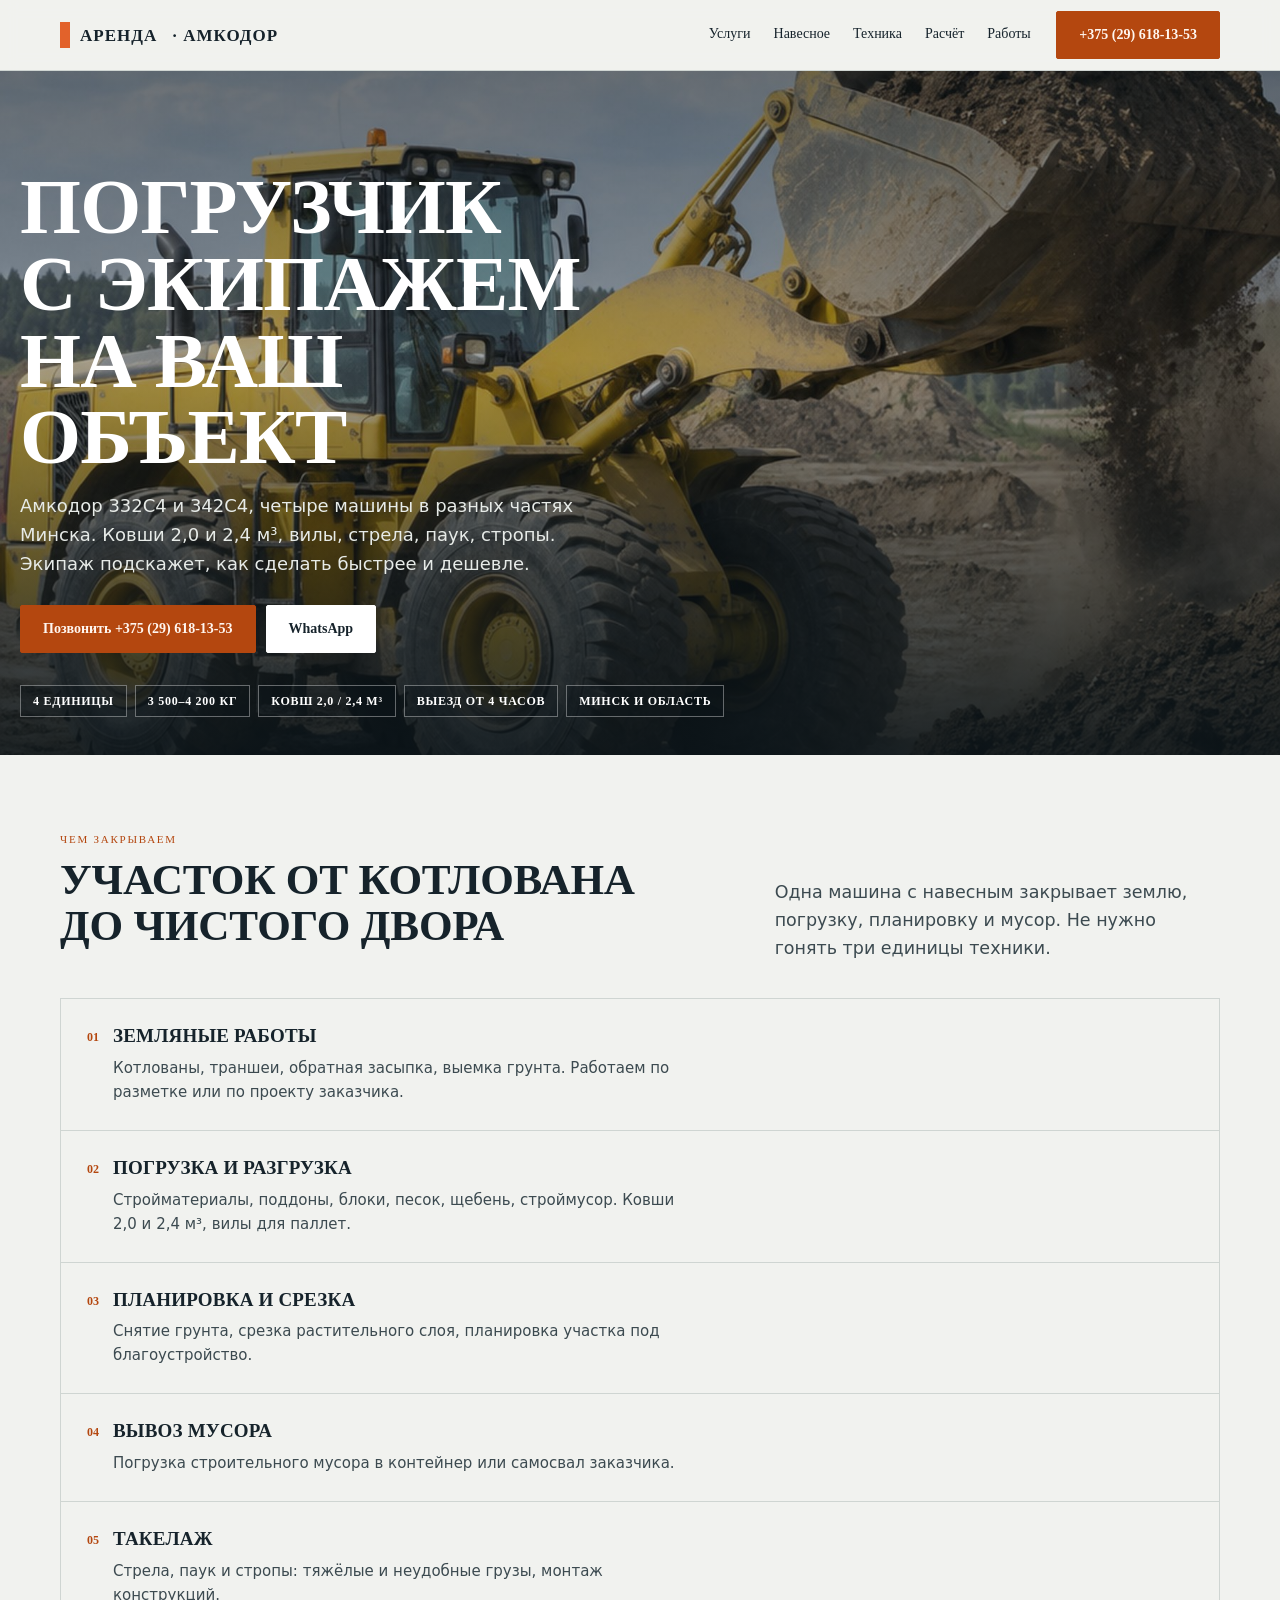
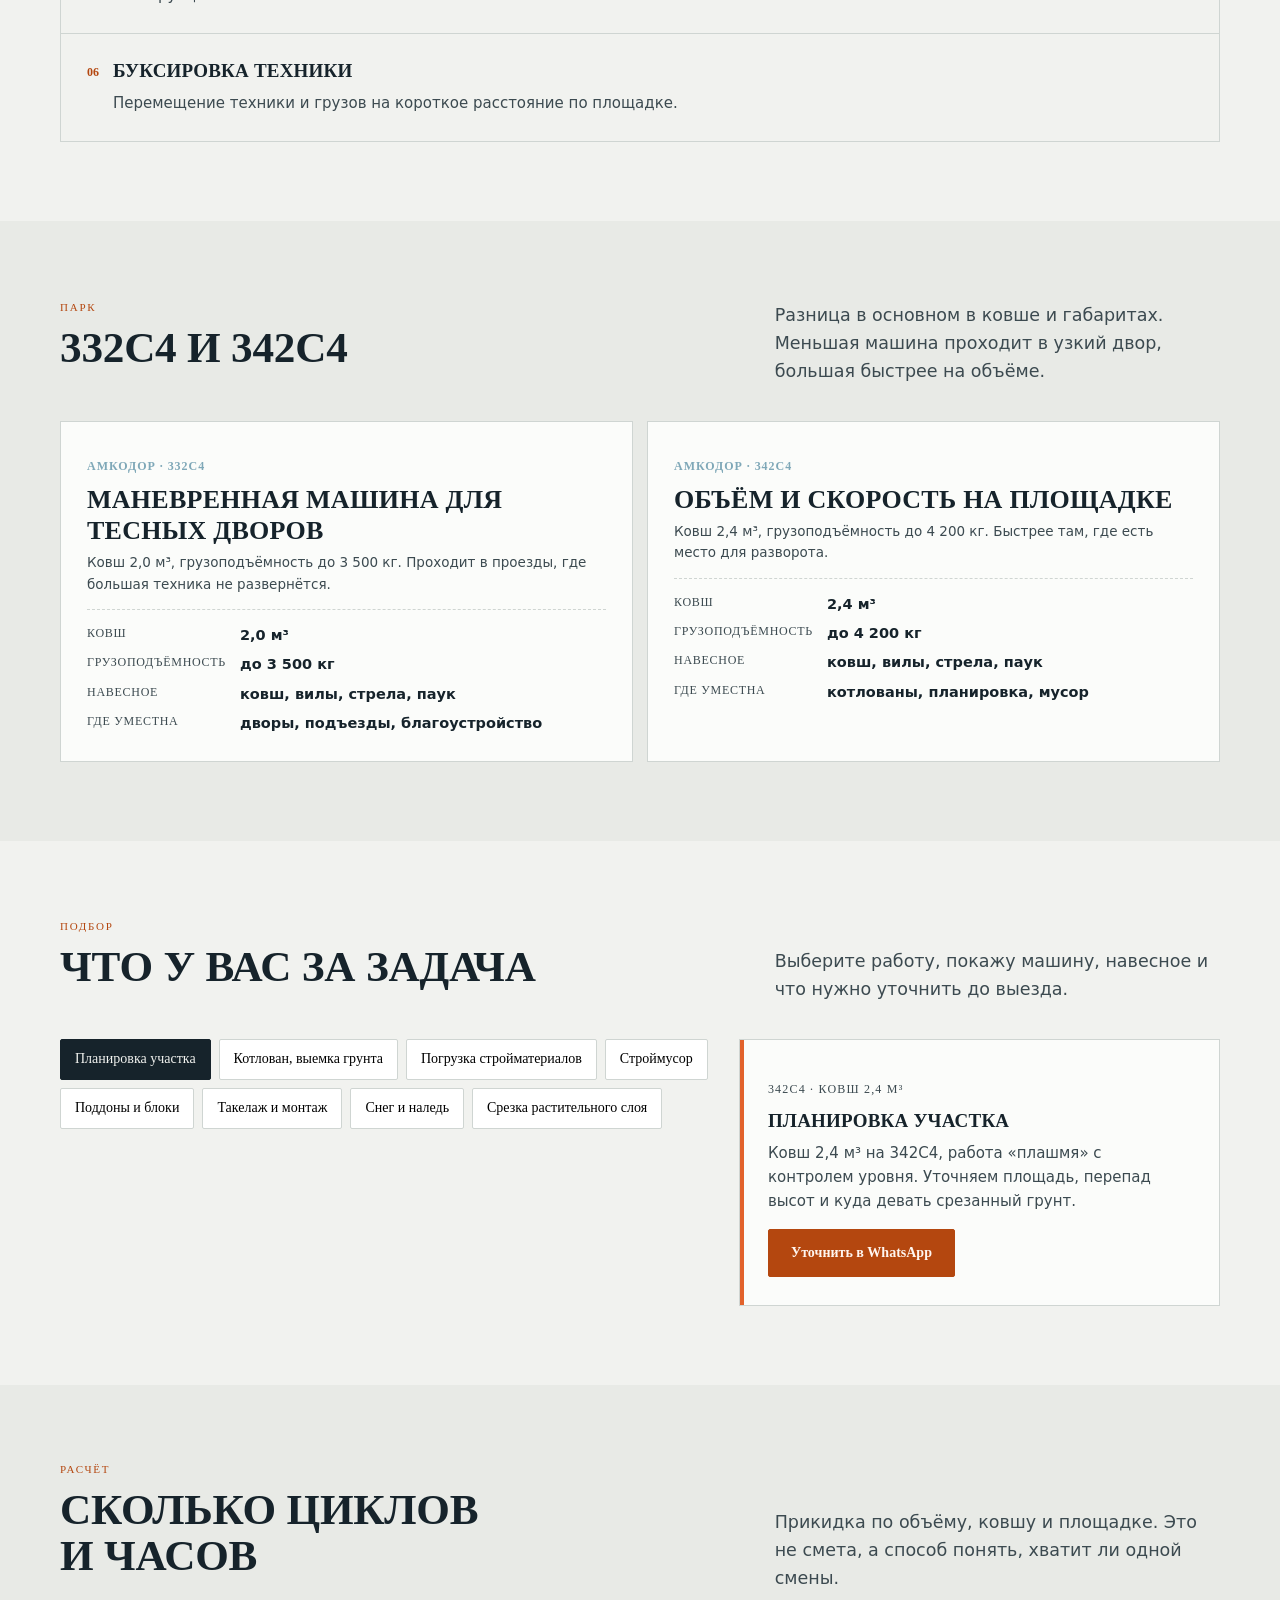
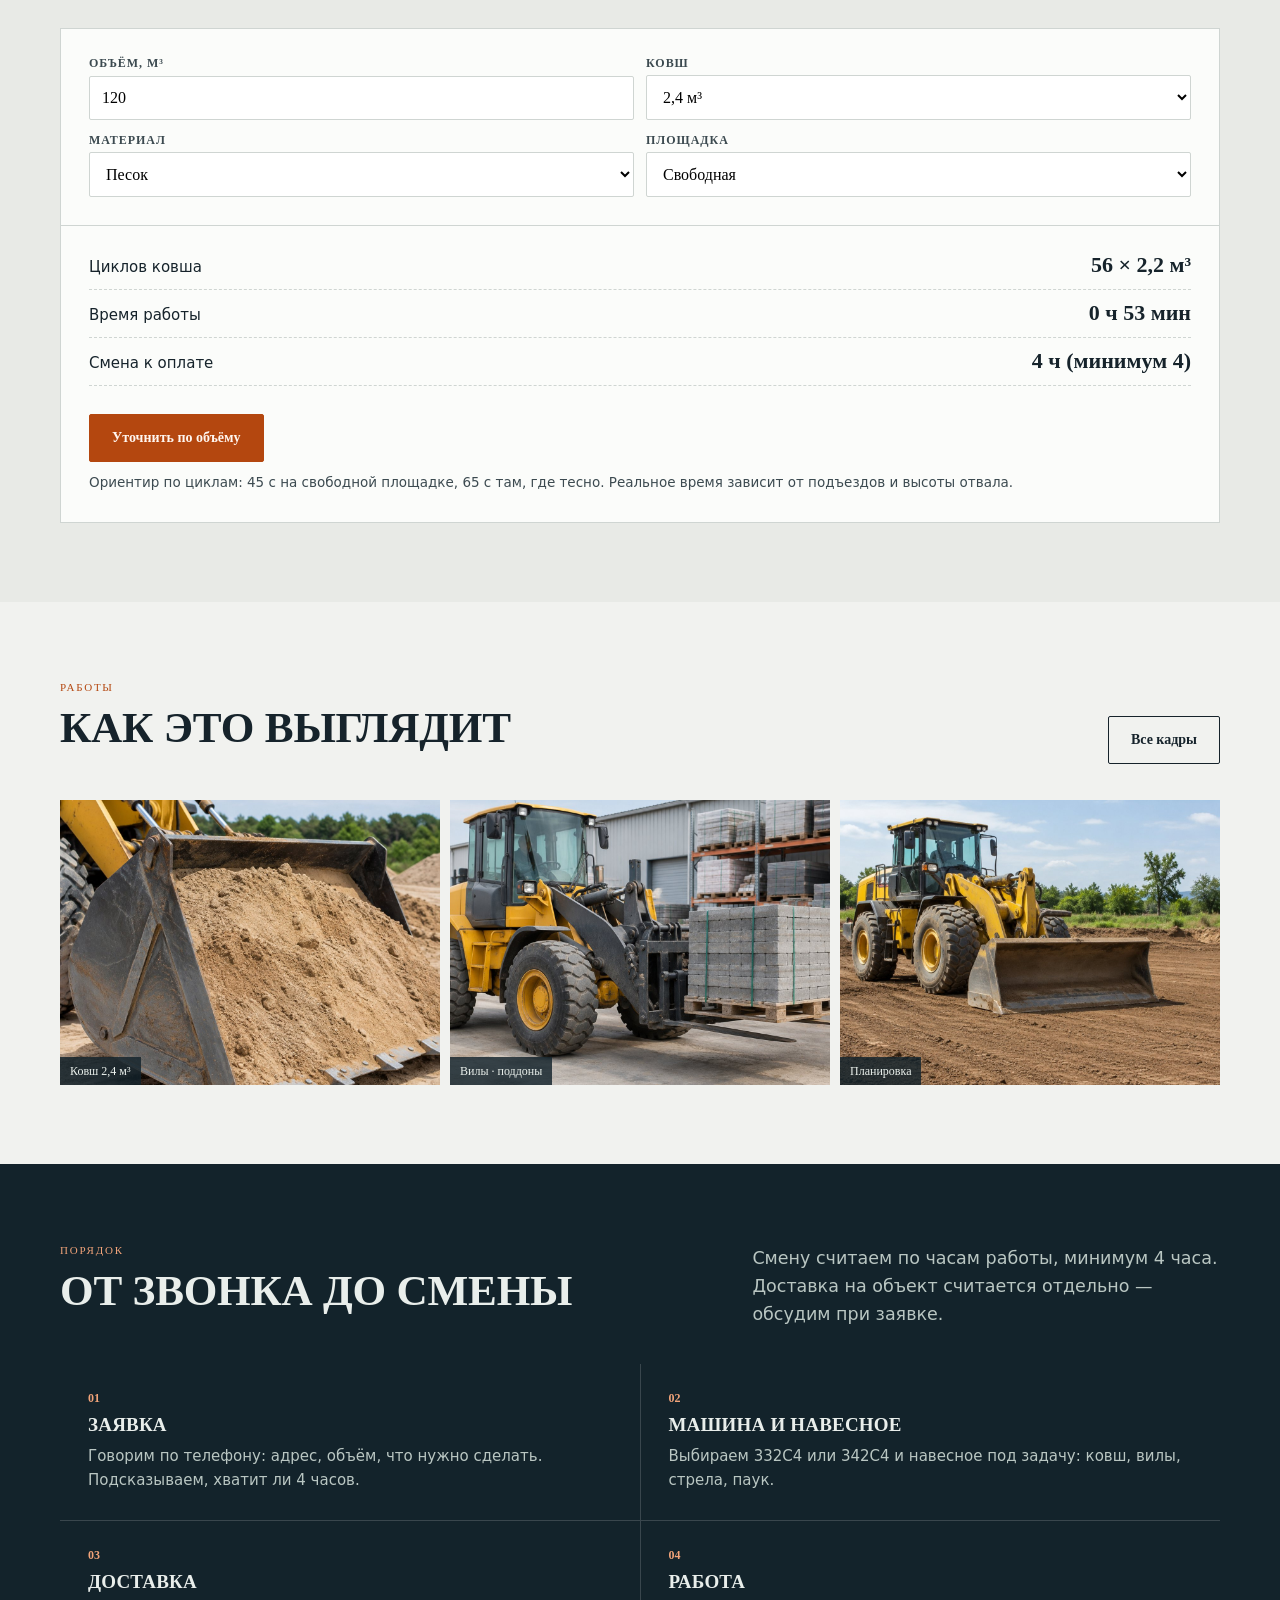
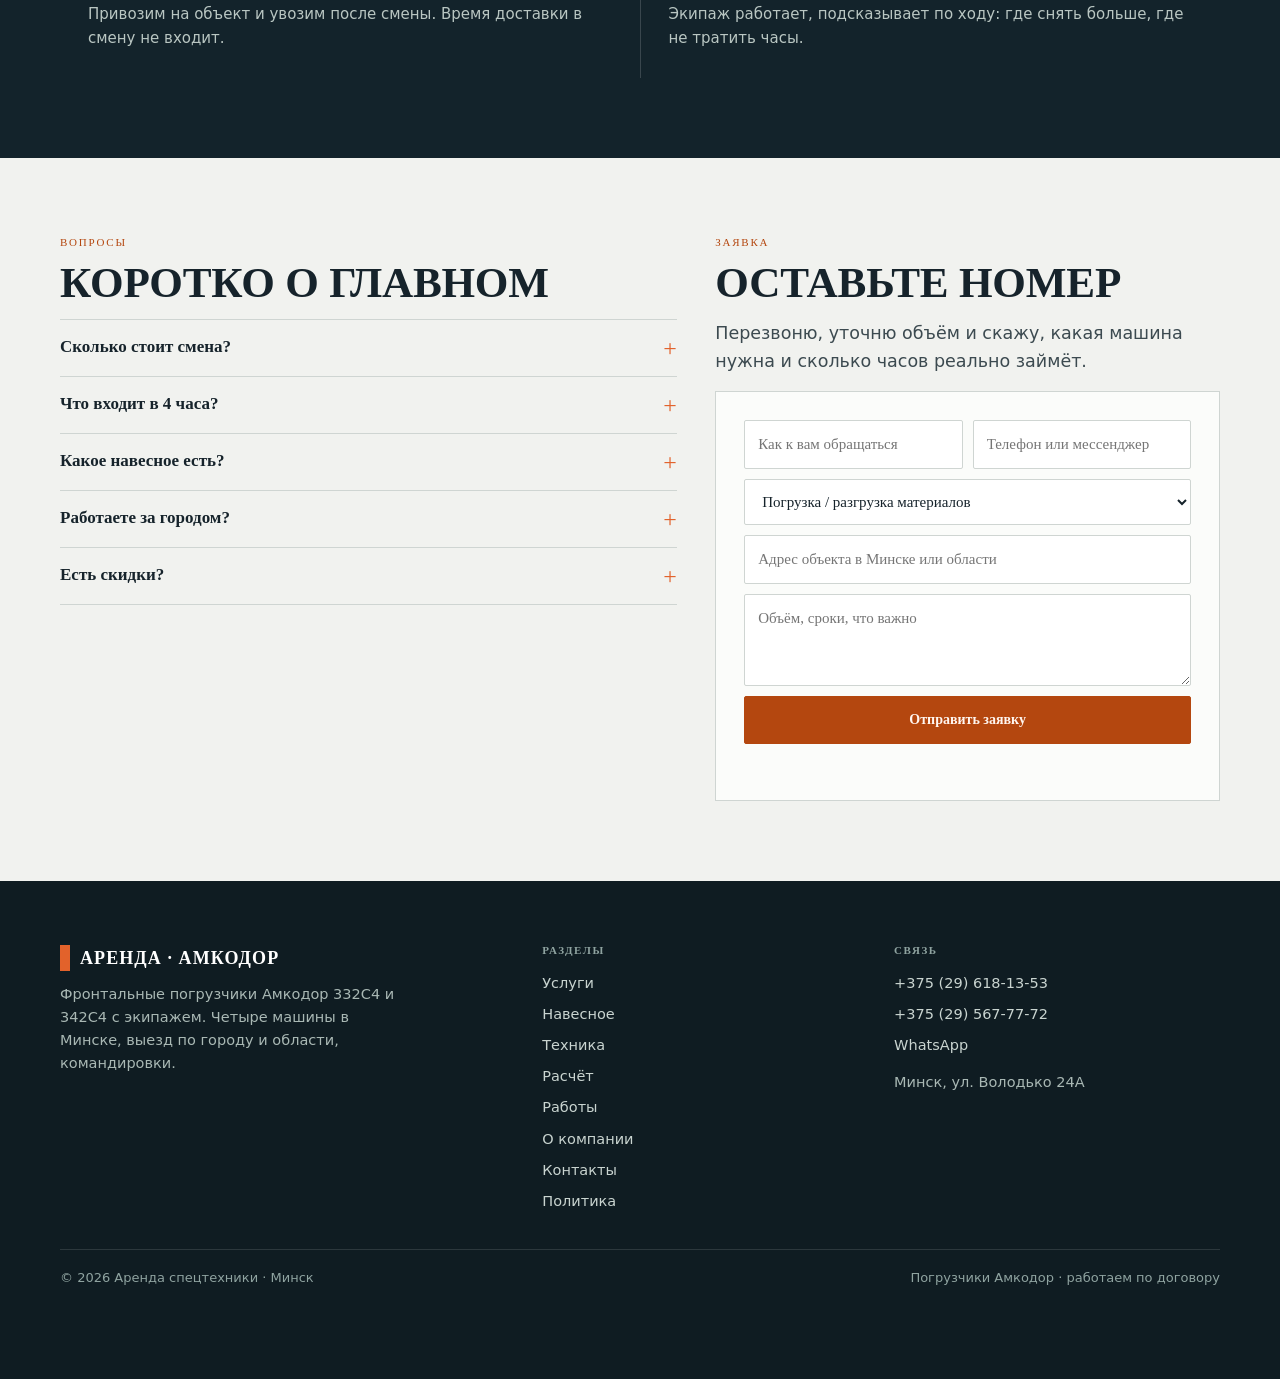
<file: index.html>
<!DOCTYPE html><html lang="ru"><head>
<meta charset="utf-8">
<meta name="viewport" content="width=device-width,initial-scale=1">
<title>Аренда фронтального погрузчика Амкодор в Минске</title>
<meta name="description" content="Аренда фронтальных погрузчиков Амкодор 332C4 и 342C4 с экипажем. Четыре машины в Минске, ковши 2,0 и 2,4 м³, вилы, стрела, паук. Минимальный выезд 4 часа.">
<meta property="og:title" content="Аренда фронтального погрузчика Амкодор в Минске"><meta property="og:description" content="Аренда фронтальных погрузчиков Амкодор 332C4 и 342C4 с экипажем. Четыре машины в Минске, ковши 2,0 и 2,4 м³, вилы, стрела, паук. Минимальный выезд 4 часа.">
<link rel="preconnect" href="https://fonts.googleapis.com"><link rel="preconnect" href="https://fonts.gstatic.com" crossorigin>
<style>
:root{--paper:#F1F2EF;--paper2:#E8EAE6;--ink:#16232B;--ink2:#3C4A50;--acc:#E2622B;--accd:#B4470F;--acc2:#7FA8B8;--line:#CFD5D2;--max:1240px}
[hidden]{display:none!important}
*,*::before,*::after{box-sizing:border-box}
html{-webkit-text-size-adjust:100%}
body{margin:0;background:var(--paper);color:var(--ink);font:16px/1.6 'Golos Text',system-ui,sans-serif;overflow-x:hidden}
img{max-width:100%;display:block}
a{color:inherit;text-decoration:none}
.wrap{max-width:var(--max);margin:0 auto;padding:0 clamp(14px,4vw,40px)}
.top{position:sticky;top:0;z-index:60;background:rgba(241,242,239,.94);border-bottom:1px solid var(--line);backdrop-filter:blur(8px)}
.top__in{display:flex;align-items:center;gap:clamp(10px,2vw,26px);min-height:70px;min-width:0}
.logo{display:flex;align-items:center;gap:10px;min-width:0;font:700 17px/1 'Roboto Condensed';text-transform:uppercase;letter-spacing:.06em;white-space:nowrap}
.logo i{width:10px;height:26px;background:var(--acc);display:block;flex:none}
.nav{display:none;gap:clamp(12px,1.8vw,24px);margin-left:auto;font:500 14px/1 'Golos Text'}
.nav a{padding:6px 0;border-bottom:2px solid transparent}
.nav a:hover{border-color:var(--acc)}
.top .btn{margin-left:auto}
.burger{display:flex;flex-direction:column;justify-content:center;gap:5px;width:46px;height:46px;margin-left:auto;background:none;border:1px solid var(--line);border-radius:2px;cursor:pointer;padding:0 11px}
.burger span{height:2px;background:var(--ink);display:block}
body.is-locked{overflow:hidden}
.drawer{position:fixed;inset:0;z-index:90;background:rgba(16,24,28,.62);display:flex;justify-content:flex-end}
.drawer__inner{width:min(360px,88vw);background:var(--paper);height:100%;overflow-y:auto;padding:72px 24px 32px;position:relative;display:flex;flex-direction:column;gap:4px}
.drawer__close{position:absolute;top:14px;right:14px;width:42px;height:42px;border:1px solid var(--line);background:none;font-size:20px;cursor:pointer}
.drawer a{padding:13px 0;border-bottom:1px solid var(--line);font:600 16px/1.3 'Golos Text'}
@media (min-width:1000px){.nav{display:flex}.burger{display:none}.top .btn{margin-left:0}}
</style>
<link rel="stylesheet" href="assets/css/style.v1.css">
<link rel="icon" href="assets/img/favicon.svg" type="image/svg+xml">
</head><body>
<header class="top"><div class="wrap top__in">
  <a class="logo" href="index.html"><i></i>АРЕНДА<span>&nbsp;·&nbsp;АМКОДОР</span></a>
  <nav class="nav"><a href="uslugi.html">Услуги</a><a href="navesnoe.html">Навесное</a><a href="tehnika.html">Техника</a><a href="raschet.html">Расчёт</a><a href="raboty.html">Работы</a></nav>
  <a class="btn btn--acc" href="tel:+375296181353">+375 (29) 618-13-53</a>
  <button class="burger" id="burger" aria-label="Меню" aria-expanded="false" aria-controls="drawer"><span></span><span></span><span></span></button>
</div></header>
<main>
<section class="hero">
  <img class="hero__bg" src="assets/img/hero.jpg" alt="Фронтальный погрузчик Амкодор на строительной площадке" fetchpriority="high">
  <div class="wrap hero__in">
    <h1>Погрузчик<br>с экипажем<br>на ваш объект</h1>
    <p>Амкодор 332C4 и 342C4, четыре машины в разных частях Минска. Ковши 2,0 и 2,4 м³, вилы, стрела, паук, стропы. Экипаж подскажет, как сделать быстрее и дешевле.</p>
    <div class="hero__cta">
      <a class="btn btn--acc" href="tel:+375296181353">Позвонить +375 (29) 618-13-53</a>
      <a class="btn btn--white" href="https://wa.me/375296181353" target="_blank" rel="noopener">WhatsApp</a>
    </div>
    <div class="hero__plates">
      <span>4 единицы</span><span>3 500–4 200 кг</span><span>ковш 2,0 / 2,4 м³</span><span>выезд от 4 часов</span><span>Минск и область</span>
    </div>
  </div>
</section>

<section class="section"><div class="wrap">
  <div class="sec-head"><div><p class="eyebrow">Чем закрываем</p><h2>Участок от котлована<br>до чистого двора</h2></div>
  <p class="lede" style="max-width:40ch">Одна машина с навесным закрывает землю, погрузку, планировку и мусор. Не нужно гонять три единицы техники.</p></div>
  <div class="jobs"><a class="job" href="uslugi.html"><span class="job__no">01</span><div><h3>Земляные работы</h3><p>Котлованы, траншеи, обратная засыпка, выемка грунта. Работаем по разметке или по проекту заказчика.</p></div></a><a class="job" href="uslugi.html"><span class="job__no">02</span><div><h3>Погрузка и разгрузка</h3><p>Стройматериалы, поддоны, блоки, песок, щебень, строймусор. Ковши 2,0 и 2,4 м³, вилы для паллет.</p></div></a><a class="job" href="uslugi.html"><span class="job__no">03</span><div><h3>Планировка и срезка</h3><p>Снятие грунта, срезка растительного слоя, планировка участка под благоустройство.</p></div></a><a class="job" href="uslugi.html"><span class="job__no">04</span><div><h3>Вывоз мусора</h3><p>Погрузка строительного мусора в контейнер или самосвал заказчика.</p></div></a><a class="job" href="navesnoe.html"><span class="job__no">05</span><div><h3>Такелаж</h3><p>Стрела, паук и стропы: тяжёлые и неудобные грузы, монтаж конструкций.</p></div></a><a class="job" href="uslugi.html"><span class="job__no">06</span><div><h3>Буксировка техники</h3><p>Перемещение техники и грузов на короткое расстояние по площадке.</p></div></a></div>
</div></section>

<section class="section section--dim"><div class="wrap">
  <div class="sec-head"><div><p class="eyebrow">Парк</p><h2>332C4 и 342C4</h2></div>
  <p class="lede" style="max-width:40ch">Разница в основном в ковше и габаритах. Меньшая машина проходит в узкий двор, большая быстрее на объёме.</p></div>
  <div class="fleet">
    <div class="machine"><p class="machine__code">Амкодор · 332C4</p><h3>Маневренная машина для тесных дворов</h3>
      <p class="note">Ковш 2,0 м³, грузоподъёмность до 3 500 кг. Проходит в проезды, где большая техника не развернётся.</p>
      <dl class="spec"><dt>Ковш</dt><dd>2,0 м³</dd><dt>Грузоподъёмность</dt><dd>до 3 500 кг</dd><dt>Навесное</dt><dd>ковш, вилы, стрела, паук</dd><dt>Где уместна</dt><dd>дворы, подъезды, благоустройство</dd></dl></div>
    <div class="machine"><p class="machine__code">Амкодор · 342C4</p><h3>Объём и скорость на площадке</h3>
      <p class="note">Ковш 2,4 м³, грузоподъёмность до 4 200 кг. Быстрее там, где есть место для разворота.</p>
      <dl class="spec"><dt>Ковш</dt><dd>2,4 м³</dd><dt>Грузоподъёмность</dt><dd>до 4 200 кг</dd><dt>Навесное</dt><dd>ковш, вилы, стрела, паук</dd><dt>Где уместна</dt><dd>котлованы, планировка, мусор</dd></dl></div>
  </div>
</div></section>

<section class="section"><div class="wrap">
  <div class="sec-head"><div><p class="eyebrow">Подбор</p><h2>Что у вас за задача</h2></div>
  <p class="lede" style="max-width:40ch">Выберите работу, покажу машину, навесное и что нужно уточнить до выезда.</p></div>
  <div class="pick" id="pick">
  <div><div class="chips"><button class="chip" type="button" aria-pressed="true">Планировка участка</button><button class="chip" type="button" aria-pressed="false">Котлован, выемка грунта</button><button class="chip" type="button" aria-pressed="false">Погрузка стройматериалов</button><button class="chip" type="button" aria-pressed="false">Строймусор</button><button class="chip" type="button" aria-pressed="false">Поддоны и блоки</button><button class="chip" type="button" aria-pressed="false">Такелаж и монтаж</button><button class="chip" type="button" aria-pressed="false">Снег и наледь</button><button class="chip" type="button" aria-pressed="false">Срезка растительного слоя</button></div></div>
  <div class="pickout" id="pickOut" aria-live="polite"></div>
</div>
<script>window.__PICK__=[["grd", "Планировка участка", "Ковш 2,4 м³ на 342C4, работа «плашмя» с контролем уровня. Уточняем площадь, перепад высот и куда девать срезанный грунт.", "342C4 · ковш 2,4 м³"], ["soil", "Котлован, выемка грунта", "Ковш 2,0 м³ на 332C4 там, где тесно, 2,4 м³ — где есть разворот. Уточняем глубину, тип грунта и есть ли грунтовые воды.", "332C4 или 342C4"], ["load", "Погрузка стройматериалов", "Ковш под сыпучие, вилы под паллеты. Скажите вес поддона — вилы берут до 2 т на вылете.", "ковш или вилы"], ["trash", "Строймусор", "Ковш 2,0 м³, погрузка в контейнер или самосвал. Уточняем, чей транспорт и куда вывозим.", "ковш 2,0 м³"], ["fork", "Поддоны и блоки", "Вилочный захват, аккуратно ставим в штабель. Нужна ровная площадка.", "вилы"], ["rig", "Такелаж и монтаж", "Стрела, паук, стропы и чалки. Скажите вес и габарит груза, точку строповки.", "стрела · паук · стропы"], ["snow", "Снег и наледь", "Ковш большой вместимости, чистка проездов и площадок зимой.", "ковш 2,4 м³"], ["grade2", "Срезка растительного слоя", "Снимаем дёрн и грунт с вывозом или в отвал на участке.", "ковш 2,4 м³"]];</script>
</div></section>

<section class="section section--dim"><div class="wrap">
  <div class="sec-head"><div><p class="eyebrow">Расчёт</p><h2>Сколько циклов<br>и часов</h2></div>
  <p class="lede" style="max-width:40ch">Прикидка по объёму, ковшу и площадке. Это не смета, а способ понять, хватит ли одной смены.</p></div>
  <div class="calcbox" id="calc">
  <div class="calcin">
    <div class="calcrow">
      <label>Объём, м³<input id="calcV" type="number" value="120" min="1" max="5000" inputmode="numeric"></label>
      <label>Ковш<select id="calcB"><option value="2.4">2,4 м³</option><option value="2">2,0 м³</option></select></label>
    </div>
    <div class="calcrow">
      <label>Материал<select id="calcM">
        <option value="sand">Песок</option><option value="rubble">Щебень</option>
        <option value="soil">Грунт</option><option value="trash">Строймусор</option>
        <option value="snow">Снег</option></select></label>
      <label>Площадка<select id="calcT"><option value="45">Свободная</option><option value="65">Тесная, с разворотом</option></select></label>
    </div>
  </div>
  <div class="calcnum">
    <div><span>Циклов ковша</span><b id="outCycles">—</b></div>
    <div><span>Время работы</span><b id="outHours">—</b></div>
    <div><span>Смена к оплате</span><b id="outMin">—</b></div>
  </div>
  <div class="calcfoot">
    <a class="btn btn--acc" id="calcSum" href="https://wa.me/375296181353" target="_blank" rel="noopener">Уточнить по объёму</a>
    <p class="note">Ориентир по циклам: 45 с на свободной площадке, 65 с там, где тесно. Реальное время зависит от подъездов и высоты отвала.</p>
  </div>
</div>
</div></section>

<section class="section"><div class="wrap">
  <div class="sec-head"><div><p class="eyebrow">Работы</p><h2>Как это выглядит</h2></div>
  <a class="btn btn--ghost" href="raboty.html">Все кадры</a></div>
  <div class="gal">
    <figure><img src="assets/img/bucket.jpg" alt="Ковш погрузчика с песком" loading="lazy"><figcaption>Ковш 2,4 м³</figcaption></figure>
    <figure><img src="assets/img/forks.jpg" alt="Вилы на погрузчике с поддонами" loading="lazy"><figcaption>Вилы · поддоны</figcaption></figure>
    <figure><img src="assets/img/grade.jpg" alt="Планировка участка погрузчиком" loading="lazy"><figcaption>Планировка</figcaption></figure>
  </div>
</div></section>

<section class="section section--ink"><div class="wrap">
  <div class="sec-head"><div><p class="eyebrow">Порядок</p><h2>От звонка до смены</h2></div>
  <p class="lede" style="max-width:42ch">Смену считаем по часам работы, минимум 4 часа. Доставка на объект считается отдельно — обсудим при заявке.</p></div>
  <div class="steps">
    <div class="step"><h3>Заявка</h3><p>Говорим по телефону: адрес, объём, что нужно сделать. Подсказываем, хватит ли 4 часов.</p></div>
    <div class="step"><h3>Машина и навесное</h3><p>Выбираем 332C4 или 342C4 и навесное под задачу: ковш, вилы, стрела, паук.</p></div>
    <div class="step"><h3>Доставка</h3><p>Привозим на объект и увозим после смены. Время доставки в смену не входит.</p></div>
    <div class="step"><h3>Работа</h3><p>Экипаж работает, подсказывает по ходу: где снять больше, где не тратить часы.</p></div>
  </div>
</div></section>

<section class="section"><div class="wrap grid2">
  <div>
    <p class="eyebrow">Вопросы</p><h2>Коротко о главном</h2>
    <div class="faq">
      <details><summary>Сколько стоит смена?</summary><p>Считаем по часам работы, минимальный выезд — 4 часа без учёта доставки. Точную сумму назовём по телефону, когда поймём объём и адрес: в центре и за городом условия разные.</p></details>
      <details><summary>Что входит в 4 часа?</summary><p>Только работа на объекте. Доставка машины на объект и обратно считается отдельно и в смену не входит.</p></details>
      <details><summary>Какое навесное есть?</summary><p>Ковши 2,0 и 2,4 м³, вилочный захват для поддонов, стрела, паук, стропы и чалки. Скажите, что грузите, подберём.</p></details>
      <details><summary>Работаете за городом?</summary><p>Минск и Минская область. Возможны командировки по Беларуси — обсуждаем отдельно.</p></details>
      <details><summary>Есть скидки?</summary><p>При долгосрочной аренде действует система скидок. Условия зависят от количества смен, обсуждаем при заявке.</p></details>
    </div>
  </div>
  <div><p class="eyebrow">Заявка</p><h2>Оставьте номер</h2>
    <p class="lede" style="margin-bottom:16px">Перезвоню, уточню объём и скажу, какая машина нужна и сколько часов реально займёт.</p>
    <form class="form" id="leadForm" novalidate>
  <input name="name" placeholder="Как к вам обращаться" aria-label="Имя" required>
  <input name="phone" placeholder="Телефон или мессенджер" aria-label="Телефон" inputmode="tel" required>
  <select name="task" class="full" aria-label="Задача">
    <option>Погрузка / разгрузка материалов</option>
    <option>Земляные работы, котлован</option>
    <option>Планировка участка</option>
    <option>Вывоз строительного мусора</option>
    <option>Такелаж: стрела, паук, стропы</option>
    <option>Другое</option>
  </select>
  <input name="obj" placeholder="Адрес объекта в Минске или области" aria-label="Объект" class="full">
  <textarea name="msg" placeholder="Объём, сроки, что важно" aria-label="Комментарий" class="full"></textarea>
  <button class="btn btn--acc full" type="submit">Отправить заявку</button>
  <div class="form__msg" id="formMsg" role="status"></div>
</form>
  </div>
</div></section>
</main>
<footer class="foot"><div class="wrap"><div class="foot__grid">
  <div><div class="logo" style="color:#fff;font-size:18px;margin-bottom:12px"><i></i>АРЕНДА · АМКОДОР</div>
    <p style="margin:0;max-width:38ch;color:#A9B8B4">Фронтальные погрузчики Амкодор 332C4 и 342C4 с экипажем. Четыре машины в Минске, выезд по городу и области, командировки.</p></div>
  <div><h4>Разделы</h4><a href="uslugi.html">Услуги</a><a href="navesnoe.html">Навесное</a><a href="tehnika.html">Техника</a><a href="raschet.html">Расчёт</a><a href="raboty.html">Работы</a><a href="o-kompanii.html">О компании</a><a href="kontakty.html">Контакты</a><a href="politika.html">Политика</a></div>
  <div><h4>Связь</h4><a href="tel:+375296181353">+375 (29) 618-13-53</a><a href="tel:+375295677772">+375 (29) 567-77-72</a>
    <a href="https://wa.me/375296181353" target="_blank" rel="noopener">WhatsApp</a>
    <p style="margin:10px 0 0;color:#A9B8B4">Минск, ул. Володько 24А</p></div>
</div>
<div class="foot__b"><span>© 2026 Аренда спецтехники · Минск</span><span>Погрузчики Амкодор · работаем по договору</span></div>
</div></footer>
<div class="fbar">
  <a class="btn btn--acc" href="tel:+375296181353">Позвонить</a>
  <a class="btn btn--ghost" href="https://wa.me/375296181353" target="_blank" rel="noopener">WhatsApp</a>
  <a class="btn btn--ghost" href="tel:+375295677772">Ещё номер</a>
</div>
<script src="assets/js/main.v1.js"></script>
</file>
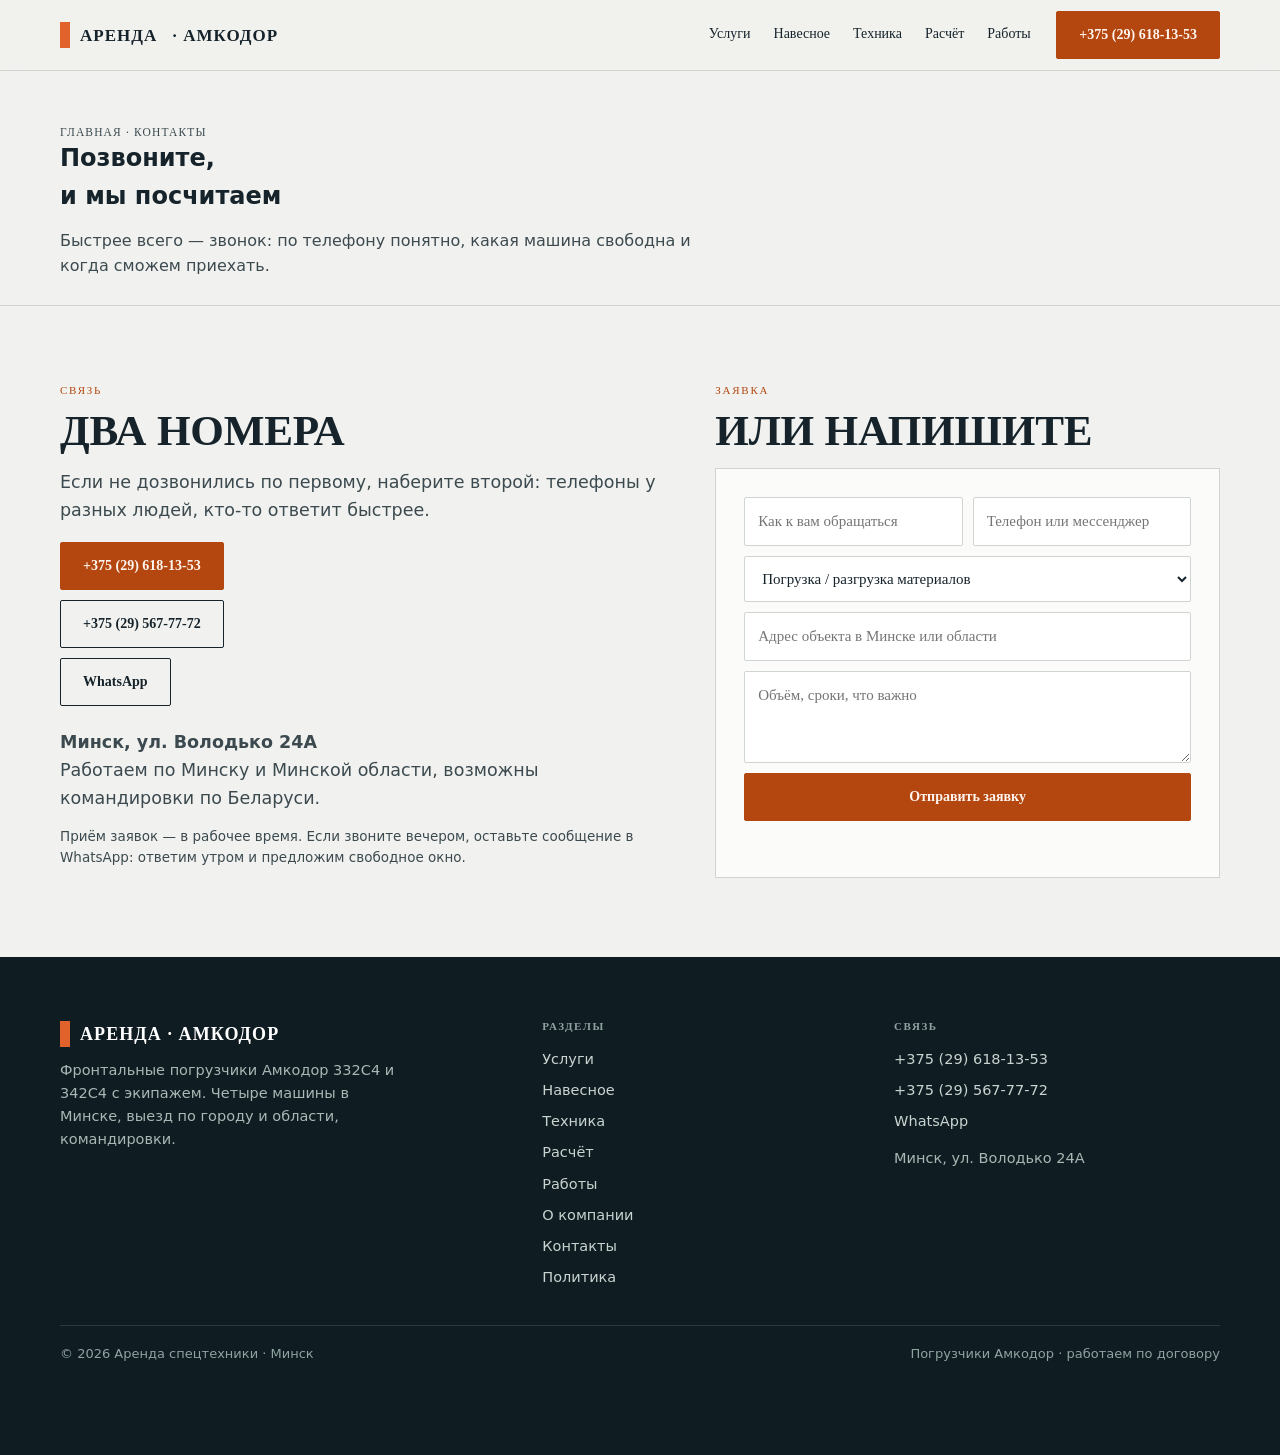
<file: kontakty.html>
<!DOCTYPE html><html lang="ru"><head>
<meta charset="utf-8">
<meta name="viewport" content="width=device-width,initial-scale=1">
<title>Контакты — аренда погрузчика в Минске, ул. Володько 24А</title>
<meta name="description" content="Телефоны аренды: {T1D} и {T2D}. Адрес: {ADDR}. Работаем по Минску и Минской области, возможны командировки.">
<meta property="og:title" content="Контакты — аренда погрузчика в Минске, ул. Володько 24А"><meta property="og:description" content="Телефоны аренды: {T1D} и {T2D}. Адрес: {ADDR}. Работаем по Минску и Минской области, возможны командировки.">
<link rel="preconnect" href="https://fonts.googleapis.com"><link rel="preconnect" href="https://fonts.gstatic.com" crossorigin>
<style>
:root{--paper:#F1F2EF;--paper2:#E8EAE6;--ink:#16232B;--ink2:#3C4A50;--acc:#E2622B;--accd:#B4470F;--acc2:#7FA8B8;--line:#CFD5D2;--max:1240px}
[hidden]{display:none!important}
*,*::before,*::after{box-sizing:border-box}
html{-webkit-text-size-adjust:100%}
body{margin:0;background:var(--paper);color:var(--ink);font:16px/1.6 'Golos Text',system-ui,sans-serif;overflow-x:hidden}
img{max-width:100%;display:block}
a{color:inherit;text-decoration:none}
.wrap{max-width:var(--max);margin:0 auto;padding:0 clamp(14px,4vw,40px)}
.top{position:sticky;top:0;z-index:60;background:rgba(241,242,239,.94);border-bottom:1px solid var(--line);backdrop-filter:blur(8px)}
.top__in{display:flex;align-items:center;gap:clamp(10px,2vw,26px);min-height:70px;min-width:0}
.logo{display:flex;align-items:center;gap:10px;min-width:0;font:700 17px/1 'Roboto Condensed';text-transform:uppercase;letter-spacing:.06em;white-space:nowrap}
.logo i{width:10px;height:26px;background:var(--acc);display:block;flex:none}
.nav{display:none;gap:clamp(12px,1.8vw,24px);margin-left:auto;font:500 14px/1 'Golos Text'}
.nav a{padding:6px 0;border-bottom:2px solid transparent}
.nav a:hover{border-color:var(--acc)}
.top .btn{margin-left:auto}
.burger{display:flex;flex-direction:column;justify-content:center;gap:5px;width:46px;height:46px;margin-left:auto;background:none;border:1px solid var(--line);border-radius:2px;cursor:pointer;padding:0 11px}
.burger span{height:2px;background:var(--ink);display:block}
body.is-locked{overflow:hidden}
.drawer{position:fixed;inset:0;z-index:90;background:rgba(16,24,28,.62);display:flex;justify-content:flex-end}
.drawer__inner{width:min(360px,88vw);background:var(--paper);height:100%;overflow-y:auto;padding:72px 24px 32px;position:relative;display:flex;flex-direction:column;gap:4px}
.drawer__close{position:absolute;top:14px;right:14px;width:42px;height:42px;border:1px solid var(--line);background:none;font-size:20px;cursor:pointer}
.drawer a{padding:13px 0;border-bottom:1px solid var(--line);font:600 16px/1.3 'Golos Text'}
@media (min-width:1000px){.nav{display:flex}.burger{display:none}.top .btn{margin-left:0}}
</style>
<link rel="stylesheet" href="assets/css/style.v1.css">
<link rel="icon" href="assets/img/favicon.svg" type="image/svg+xml">
</head><body>
<header class="top"><div class="wrap top__in">
  <a class="logo" href="index.html"><i></i>АРЕНДА<span>&nbsp;·&nbsp;АМКОДОР</span></a>
  <nav class="nav"><a href="uslugi.html">Услуги</a><a href="navesnoe.html">Навесное</a><a href="tehnika.html">Техника</a><a href="raschet.html">Расчёт</a><a href="raboty.html">Работы</a></nav>
  <a class="btn btn--acc" href="tel:+375296181353">+375 (29) 618-13-53</a>
  <button class="burger" id="burger" aria-label="Меню" aria-expanded="false" aria-controls="drawer"><span></span><span></span><span></span></button>
</div></header>
<section class="phero"><div class="wrap">
<p class="crumbs"><a href="index.html">Главная</a> · Контакты</p>
<h1>Позвоните,<br>и мы посчитаем</h1><p>Быстрее всего — звонок: по телефону понятно, какая машина свободна и когда сможем приехать.</p></div></section>
<main>
<section class="section"><div class="wrap grid2">
  <div>
    <p class="eyebrow">Связь</p><h2>Два номера</h2>
    <p class="lede" style="margin-bottom:18px">Если не дозвонились по первому, наберите второй: телефоны у разных людей, кто-то ответит быстрее.</p>
    <a class="btn btn--acc" href="tel:+375296181353" style="margin-bottom:10px">+375 (29) 618-13-53</a><br>
    <a class="btn btn--ghost" href="tel:+375295677772" style="margin-bottom:10px">+375 (29) 567-77-72</a><br>
    <a class="btn btn--ghost" href="https://wa.me/375296181353" target="_blank" rel="noopener">WhatsApp</a>
    <p class="lede" style="margin-top:22px"><strong>Минск, ул. Володько 24А</strong><br>Работаем по Минску и Минской области, возможны командировки по Беларуси.</p>
    <p class="note" style="margin-top:14px">Приём заявок — в рабочее время. Если звоните вечером, оставьте сообщение в WhatsApp: ответим утром и предложим свободное окно.</p>
  </div>
  <div><p class="eyebrow">Заявка</p><h2>Или напишите</h2><form class="form" id="leadForm" novalidate>
  <input name="name" placeholder="Как к вам обращаться" aria-label="Имя" required>
  <input name="phone" placeholder="Телефон или мессенджер" aria-label="Телефон" inputmode="tel" required>
  <select name="task" class="full" aria-label="Задача">
    <option>Погрузка / разгрузка материалов</option>
    <option>Земляные работы, котлован</option>
    <option>Планировка участка</option>
    <option>Вывоз строительного мусора</option>
    <option>Такелаж: стрела, паук, стропы</option>
    <option>Другое</option>
  </select>
  <input name="obj" placeholder="Адрес объекта в Минске или области" aria-label="Объект" class="full">
  <textarea name="msg" placeholder="Объём, сроки, что важно" aria-label="Комментарий" class="full"></textarea>
  <button class="btn btn--acc full" type="submit">Отправить заявку</button>
  <div class="form__msg" id="formMsg" role="status"></div>
</form></div>
</div></section>
</main>
<footer class="foot"><div class="wrap"><div class="foot__grid">
  <div><div class="logo" style="color:#fff;font-size:18px;margin-bottom:12px"><i></i>АРЕНДА · АМКОДОР</div>
    <p style="margin:0;max-width:38ch;color:#A9B8B4">Фронтальные погрузчики Амкодор 332C4 и 342C4 с экипажем. Четыре машины в Минске, выезд по городу и области, командировки.</p></div>
  <div><h4>Разделы</h4><a href="uslugi.html">Услуги</a><a href="navesnoe.html">Навесное</a><a href="tehnika.html">Техника</a><a href="raschet.html">Расчёт</a><a href="raboty.html">Работы</a><a href="o-kompanii.html">О компании</a><a href="kontakty.html">Контакты</a><a href="politika.html">Политика</a></div>
  <div><h4>Связь</h4><a href="tel:+375296181353">+375 (29) 618-13-53</a><a href="tel:+375295677772">+375 (29) 567-77-72</a>
    <a href="https://wa.me/375296181353" target="_blank" rel="noopener">WhatsApp</a>
    <p style="margin:10px 0 0;color:#A9B8B4">Минск, ул. Володько 24А</p></div>
</div>
<div class="foot__b"><span>© 2026 Аренда спецтехники · Минск</span><span>Погрузчики Амкодор · работаем по договору</span></div>
</div></footer>
<div class="fbar">
  <a class="btn btn--acc" href="tel:+375296181353">Позвонить</a>
  <a class="btn btn--ghost" href="https://wa.me/375296181353" target="_blank" rel="noopener">WhatsApp</a>
  <a class="btn btn--ghost" href="tel:+375295677772">Ещё номер</a>
</div>
<script src="assets/js/main.v1.js"></script>
</file>
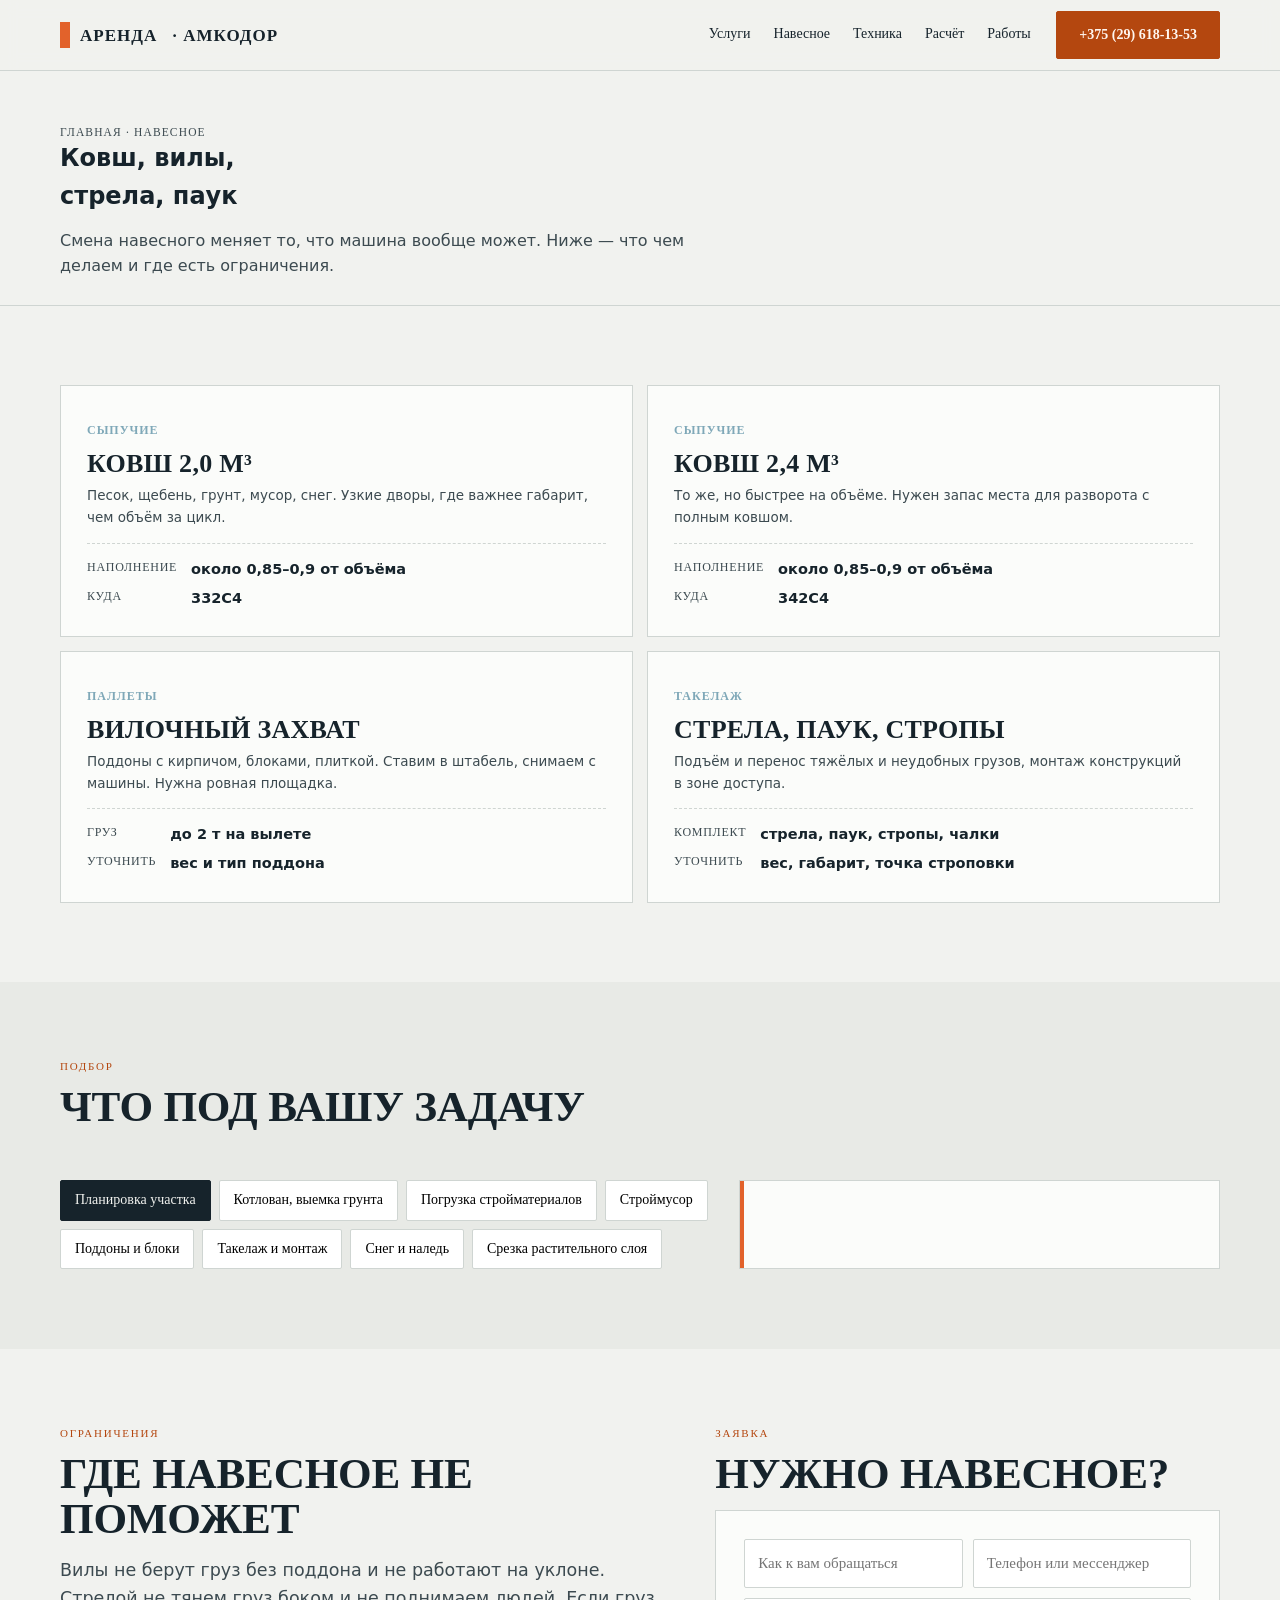
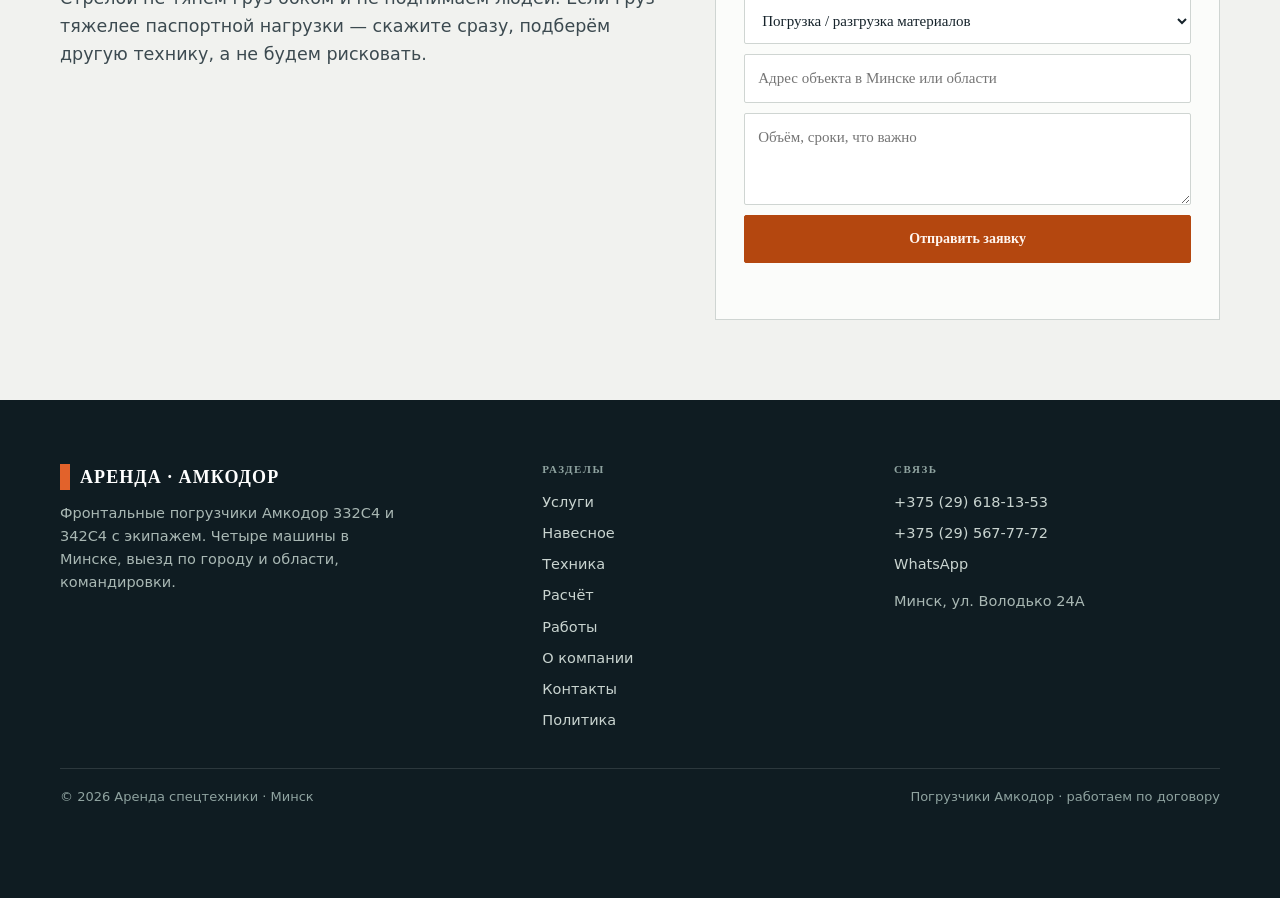
<file: navesnoe.html>
<!DOCTYPE html><html lang="ru"><head>
<meta charset="utf-8">
<meta name="viewport" content="width=device-width,initial-scale=1">
<title>Навесное оборудование — ковши, вилы, стрела, паук</title>
<meta name="description" content="Навесное на Амкодор 332C4 и 342C4: ковши 2,0 и 2,4 м³, вилочный захват, стрела, паук, стропы и чалки. Подбор под задачу.">
<meta property="og:title" content="Навесное оборудование — ковши, вилы, стрела, паук"><meta property="og:description" content="Навесное на Амкодор 332C4 и 342C4: ковши 2,0 и 2,4 м³, вилочный захват, стрела, паук, стропы и чалки. Подбор под задачу.">
<link rel="preconnect" href="https://fonts.googleapis.com"><link rel="preconnect" href="https://fonts.gstatic.com" crossorigin>
<style>
:root{--paper:#F1F2EF;--paper2:#E8EAE6;--ink:#16232B;--ink2:#3C4A50;--acc:#E2622B;--accd:#B4470F;--acc2:#7FA8B8;--line:#CFD5D2;--max:1240px}
[hidden]{display:none!important}
*,*::before,*::after{box-sizing:border-box}
html{-webkit-text-size-adjust:100%}
body{margin:0;background:var(--paper);color:var(--ink);font:16px/1.6 'Golos Text',system-ui,sans-serif;overflow-x:hidden}
img{max-width:100%;display:block}
a{color:inherit;text-decoration:none}
.wrap{max-width:var(--max);margin:0 auto;padding:0 clamp(14px,4vw,40px)}
.top{position:sticky;top:0;z-index:60;background:rgba(241,242,239,.94);border-bottom:1px solid var(--line);backdrop-filter:blur(8px)}
.top__in{display:flex;align-items:center;gap:clamp(10px,2vw,26px);min-height:70px;min-width:0}
.logo{display:flex;align-items:center;gap:10px;min-width:0;font:700 17px/1 'Roboto Condensed';text-transform:uppercase;letter-spacing:.06em;white-space:nowrap}
.logo i{width:10px;height:26px;background:var(--acc);display:block;flex:none}
.nav{display:none;gap:clamp(12px,1.8vw,24px);margin-left:auto;font:500 14px/1 'Golos Text'}
.nav a{padding:6px 0;border-bottom:2px solid transparent}
.nav a:hover{border-color:var(--acc)}
.top .btn{margin-left:auto}
.burger{display:flex;flex-direction:column;justify-content:center;gap:5px;width:46px;height:46px;margin-left:auto;background:none;border:1px solid var(--line);border-radius:2px;cursor:pointer;padding:0 11px}
.burger span{height:2px;background:var(--ink);display:block}
body.is-locked{overflow:hidden}
.drawer{position:fixed;inset:0;z-index:90;background:rgba(16,24,28,.62);display:flex;justify-content:flex-end}
.drawer__inner{width:min(360px,88vw);background:var(--paper);height:100%;overflow-y:auto;padding:72px 24px 32px;position:relative;display:flex;flex-direction:column;gap:4px}
.drawer__close{position:absolute;top:14px;right:14px;width:42px;height:42px;border:1px solid var(--line);background:none;font-size:20px;cursor:pointer}
.drawer a{padding:13px 0;border-bottom:1px solid var(--line);font:600 16px/1.3 'Golos Text'}
@media (min-width:1000px){.nav{display:flex}.burger{display:none}.top .btn{margin-left:0}}
</style>
<link rel="stylesheet" href="assets/css/style.v1.css">
<link rel="icon" href="assets/img/favicon.svg" type="image/svg+xml">
</head><body>
<header class="top"><div class="wrap top__in">
  <a class="logo" href="index.html"><i></i>АРЕНДА<span>&nbsp;·&nbsp;АМКОДОР</span></a>
  <nav class="nav"><a href="uslugi.html">Услуги</a><a href="navesnoe.html">Навесное</a><a href="tehnika.html">Техника</a><a href="raschet.html">Расчёт</a><a href="raboty.html">Работы</a></nav>
  <a class="btn btn--acc" href="tel:+375296181353">+375 (29) 618-13-53</a>
  <button class="burger" id="burger" aria-label="Меню" aria-expanded="false" aria-controls="drawer"><span></span><span></span><span></span></button>
</div></header>
<section class="phero"><div class="wrap">
<p class="crumbs"><a href="index.html">Главная</a> · Навесное</p>
<h1>Ковш, вилы,<br>стрела, паук</h1><p>Смена навесного меняет то, что машина вообще может. Ниже — что чем делаем и где есть ограничения.</p></div></section>
<main>
<section class="section"><div class="wrap">
  <div class="fleet">
    <div class="machine"><p class="machine__code">Сыпучие</p><h3>Ковш 2,0 м³</h3><p class="note">Песок, щебень, грунт, мусор, снег. Узкие дворы, где важнее габарит, чем объём за цикл.</p><dl class="spec"><dt>Наполнение</dt><dd>около 0,85–0,9 от объёма</dd><dt>Куда</dt><dd>332C4</dd></dl></div>
    <div class="machine"><p class="machine__code">Сыпучие</p><h3>Ковш 2,4 м³</h3><p class="note">То же, но быстрее на объёме. Нужен запас места для разворота с полным ковшом.</p><dl class="spec"><dt>Наполнение</dt><dd>около 0,85–0,9 от объёма</dd><dt>Куда</dt><dd>342C4</dd></dl></div>
    <div class="machine"><p class="machine__code">Паллеты</p><h3>Вилочный захват</h3><p class="note">Поддоны с кирпичом, блоками, плиткой. Ставим в штабель, снимаем с машины. Нужна ровная площадка.</p><dl class="spec"><dt>Груз</dt><dd>до 2 т на вылете</dd><dt>Уточнить</dt><dd>вес и тип поддона</dd></dl></div>
    <div class="machine"><p class="machine__code">Такелаж</p><h3>Стрела, паук, стропы</h3><p class="note">Подъём и перенос тяжёлых и неудобных грузов, монтаж конструкций в зоне доступа.</p><dl class="spec"><dt>Комплект</dt><dd>стрела, паук, стропы, чалки</dd><dt>Уточнить</dt><dd>вес, габарит, точка строповки</dd></dl></div>
  </div>
</div></section>
<section class="section section--dim"><div class="wrap">
  <div class="sec-head"><div><p class="eyebrow">Подбор</p><h2>Что под вашу задачу</h2></div></div>
  <div class="pick" id="pick2">
  <div><div class="chips"><button class="chip" type="button" aria-pressed="true">Планировка участка</button><button class="chip" type="button" aria-pressed="false">Котлован, выемка грунта</button><button class="chip" type="button" aria-pressed="false">Погрузка стройматериалов</button><button class="chip" type="button" aria-pressed="false">Строймусор</button><button class="chip" type="button" aria-pressed="false">Поддоны и блоки</button><button class="chip" type="button" aria-pressed="false">Такелаж и монтаж</button><button class="chip" type="button" aria-pressed="false">Снег и наледь</button><button class="chip" type="button" aria-pressed="false">Срезка растительного слоя</button></div></div>
  <div class="pickout" id="pickOut" aria-live="polite"></div>
</div>
<script>window.__PICK__=[["grd", "Планировка участка", "Ковш 2,4 м³ на 342C4, работа «плашмя» с контролем уровня. Уточняем площадь, перепад высот и куда девать срезанный грунт.", "342C4 · ковш 2,4 м³"], ["soil", "Котлован, выемка грунта", "Ковш 2,0 м³ на 332C4 там, где тесно, 2,4 м³ — где есть разворот. Уточняем глубину, тип грунта и есть ли грунтовые воды.", "332C4 или 342C4"], ["load", "Погрузка стройматериалов", "Ковш под сыпучие, вилы под паллеты. Скажите вес поддона — вилы берут до 2 т на вылете.", "ковш или вилы"], ["trash", "Строймусор", "Ковш 2,0 м³, погрузка в контейнер или самосвал. Уточняем, чей транспорт и куда вывозим.", "ковш 2,0 м³"], ["fork", "Поддоны и блоки", "Вилочный захват, аккуратно ставим в штабель. Нужна ровная площадка.", "вилы"], ["rig", "Такелаж и монтаж", "Стрела, паук, стропы и чалки. Скажите вес и габарит груза, точку строповки.", "стрела · паук · стропы"], ["snow", "Снег и наледь", "Ковш большой вместимости, чистка проездов и площадок зимой.", "ковш 2,4 м³"], ["grade2", "Срезка растительного слоя", "Снимаем дёрн и грунт с вывозом или в отвал на участке.", "ковш 2,4 м³"]];</script>
</div></section>
<section class="section"><div class="wrap grid2">
  <div><p class="eyebrow">Ограничения</p><h2>Где навесное не поможет</h2>
  <p class="lede">Вилы не берут груз без поддона и не работают на уклоне. Стрелой не тянем груз боком и не поднимаем людей. Если груз тяжелее паспортной нагрузки — скажите сразу, подберём другую технику, а не будем рисковать.</p></div>
  <div><p class="eyebrow">Заявка</p><h2>Нужно навесное?</h2><form class="form" id="leadForm" novalidate>
  <input name="name" placeholder="Как к вам обращаться" aria-label="Имя" required>
  <input name="phone" placeholder="Телефон или мессенджер" aria-label="Телефон" inputmode="tel" required>
  <select name="task" class="full" aria-label="Задача">
    <option>Погрузка / разгрузка материалов</option>
    <option>Земляные работы, котлован</option>
    <option>Планировка участка</option>
    <option>Вывоз строительного мусора</option>
    <option>Такелаж: стрела, паук, стропы</option>
    <option>Другое</option>
  </select>
  <input name="obj" placeholder="Адрес объекта в Минске или области" aria-label="Объект" class="full">
  <textarea name="msg" placeholder="Объём, сроки, что важно" aria-label="Комментарий" class="full"></textarea>
  <button class="btn btn--acc full" type="submit">Отправить заявку</button>
  <div class="form__msg" id="formMsg" role="status"></div>
</form></div>
</div></section>
</main>
<footer class="foot"><div class="wrap"><div class="foot__grid">
  <div><div class="logo" style="color:#fff;font-size:18px;margin-bottom:12px"><i></i>АРЕНДА · АМКОДОР</div>
    <p style="margin:0;max-width:38ch;color:#A9B8B4">Фронтальные погрузчики Амкодор 332C4 и 342C4 с экипажем. Четыре машины в Минске, выезд по городу и области, командировки.</p></div>
  <div><h4>Разделы</h4><a href="uslugi.html">Услуги</a><a href="navesnoe.html">Навесное</a><a href="tehnika.html">Техника</a><a href="raschet.html">Расчёт</a><a href="raboty.html">Работы</a><a href="o-kompanii.html">О компании</a><a href="kontakty.html">Контакты</a><a href="politika.html">Политика</a></div>
  <div><h4>Связь</h4><a href="tel:+375296181353">+375 (29) 618-13-53</a><a href="tel:+375295677772">+375 (29) 567-77-72</a>
    <a href="https://wa.me/375296181353" target="_blank" rel="noopener">WhatsApp</a>
    <p style="margin:10px 0 0;color:#A9B8B4">Минск, ул. Володько 24А</p></div>
</div>
<div class="foot__b"><span>© 2026 Аренда спецтехники · Минск</span><span>Погрузчики Амкодор · работаем по договору</span></div>
</div></footer>
<div class="fbar">
  <a class="btn btn--acc" href="tel:+375296181353">Позвонить</a>
  <a class="btn btn--ghost" href="https://wa.me/375296181353" target="_blank" rel="noopener">WhatsApp</a>
  <a class="btn btn--ghost" href="tel:+375295677772">Ещё номер</a>
</div>
<script src="assets/js/main.v1.js"></script>
</file>
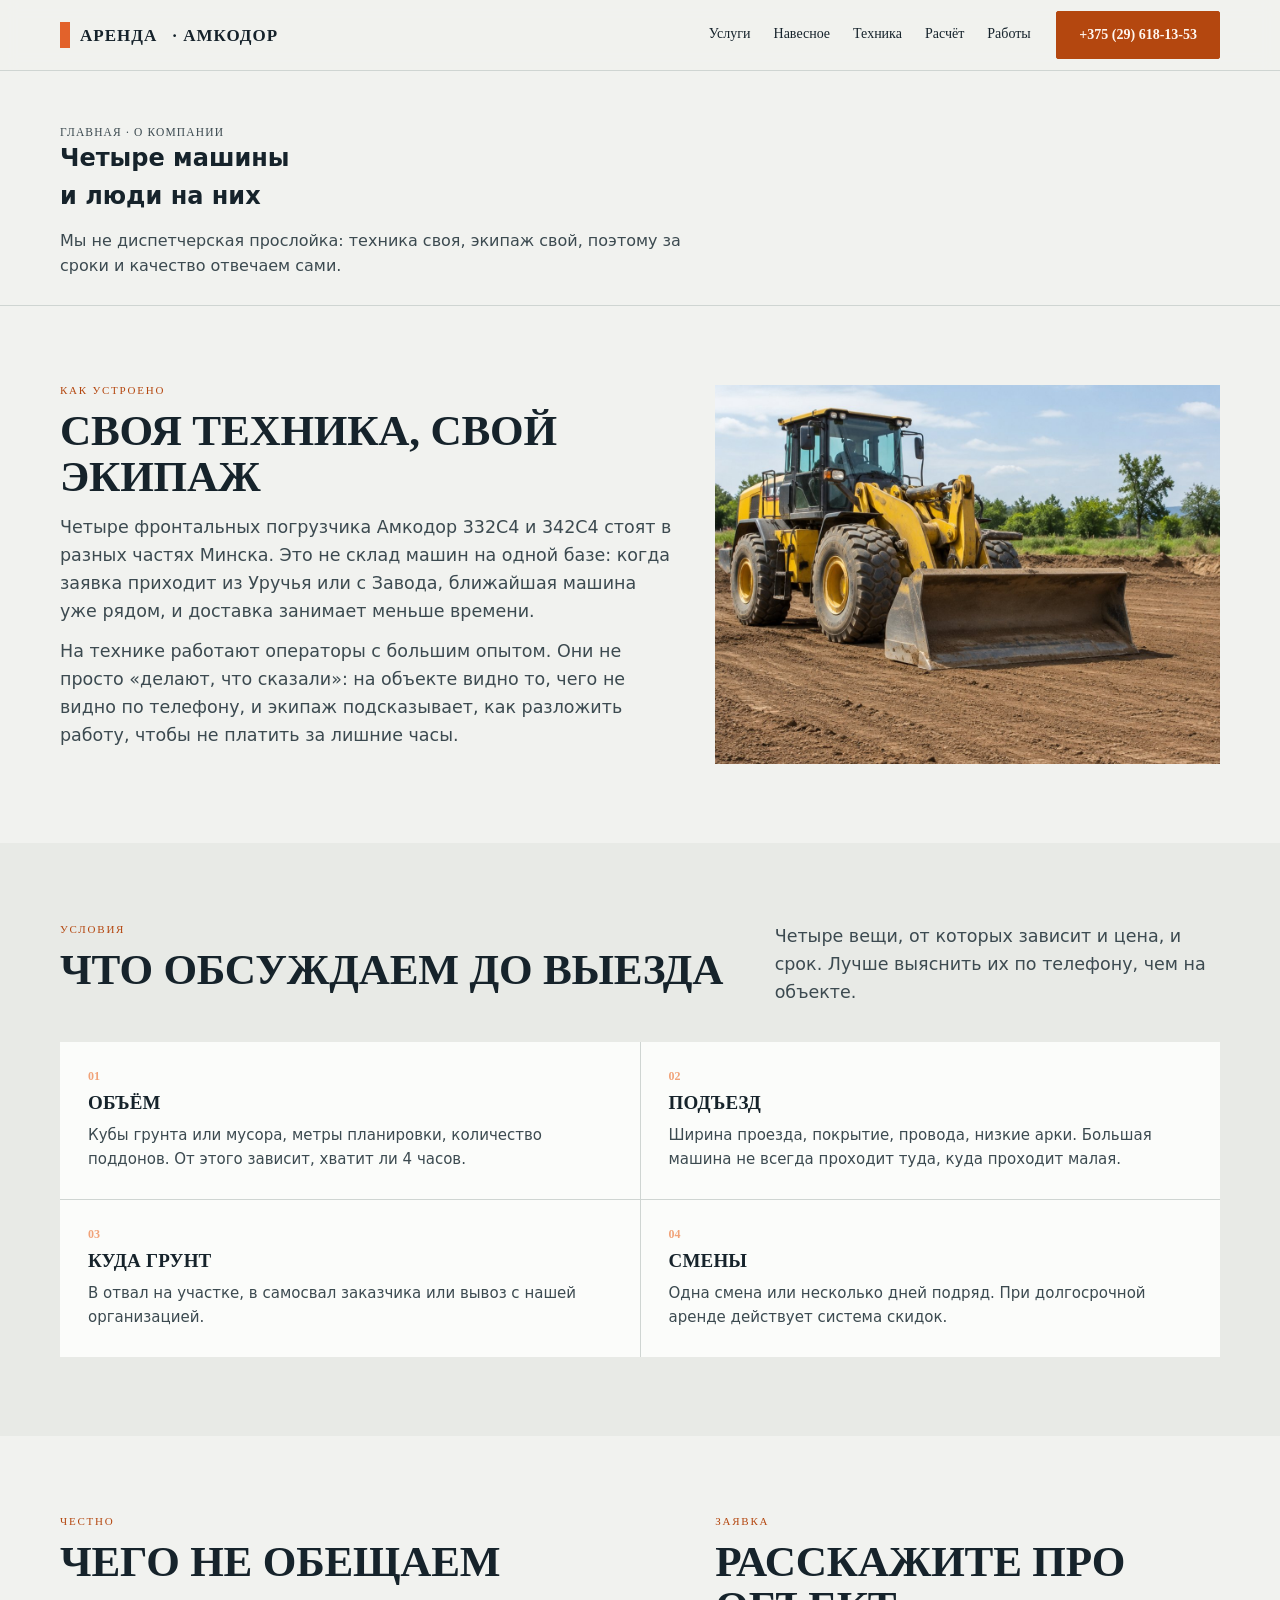
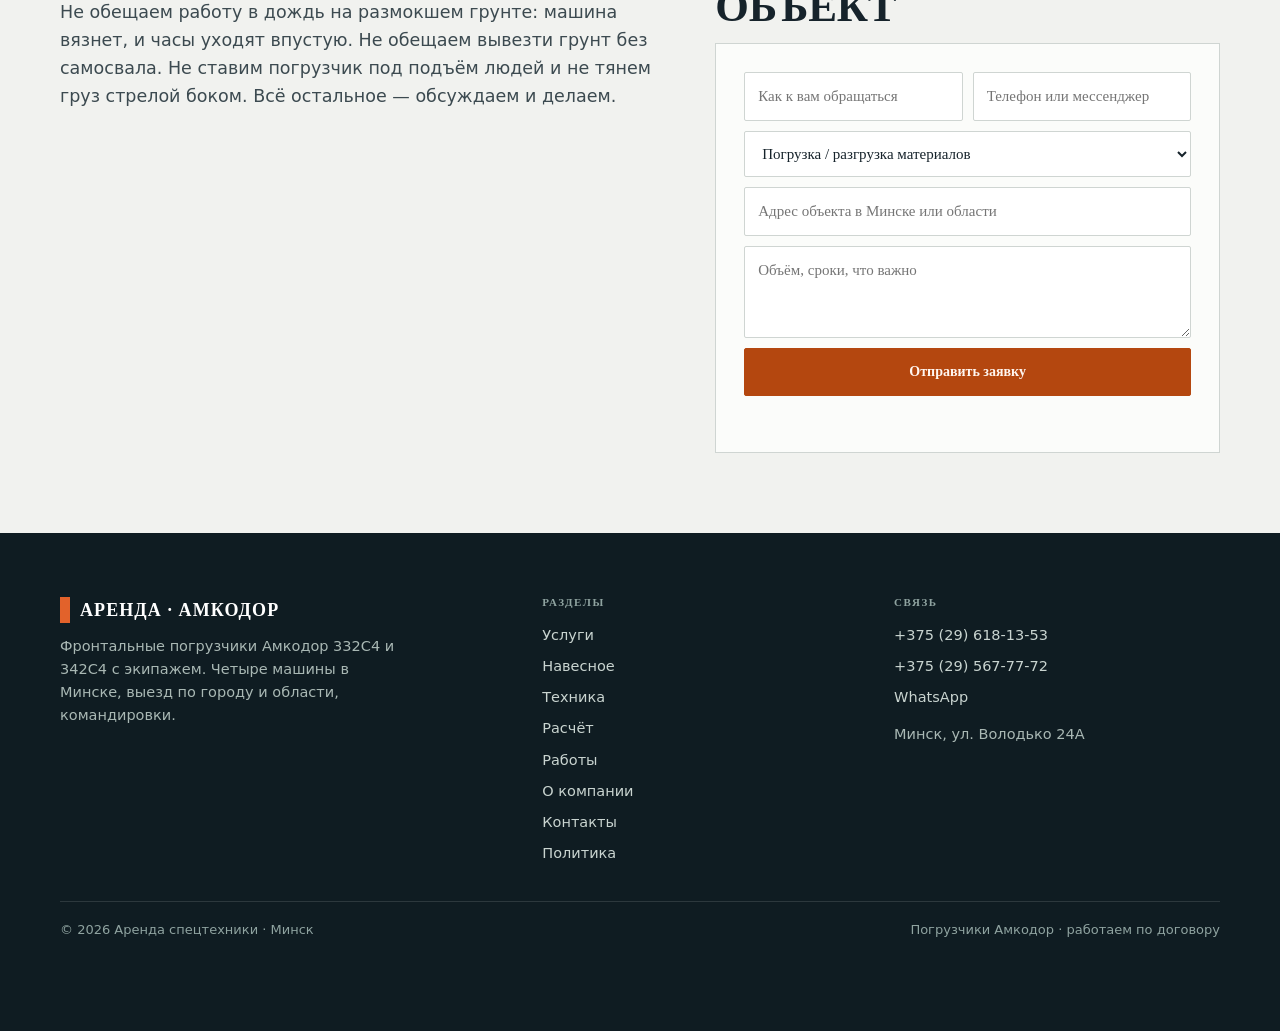
<file: o-kompanii.html>
<!DOCTYPE html><html lang="ru"><head>
<meta charset="utf-8">
<meta name="viewport" content="width=device-width,initial-scale=1">
<title>О компании — аренда погрузчиков с экипажем в Минске</title>
<meta name="description" content="Четыре фронтальных погрузчика Амкодор в Минске с опытным экипажем. Работаем по городу и области, возможны командировки, скидки при долгосрочной аренде.">
<meta property="og:title" content="О компании — аренда погрузчиков с экипажем в Минске"><meta property="og:description" content="Четыре фронтальных погрузчика Амкодор в Минске с опытным экипажем. Работаем по городу и области, возможны командировки, скидки при долгосрочной аренде.">
<link rel="preconnect" href="https://fonts.googleapis.com"><link rel="preconnect" href="https://fonts.gstatic.com" crossorigin>
<style>
:root{--paper:#F1F2EF;--paper2:#E8EAE6;--ink:#16232B;--ink2:#3C4A50;--acc:#E2622B;--accd:#B4470F;--acc2:#7FA8B8;--line:#CFD5D2;--max:1240px}
[hidden]{display:none!important}
*,*::before,*::after{box-sizing:border-box}
html{-webkit-text-size-adjust:100%}
body{margin:0;background:var(--paper);color:var(--ink);font:16px/1.6 'Golos Text',system-ui,sans-serif;overflow-x:hidden}
img{max-width:100%;display:block}
a{color:inherit;text-decoration:none}
.wrap{max-width:var(--max);margin:0 auto;padding:0 clamp(14px,4vw,40px)}
.top{position:sticky;top:0;z-index:60;background:rgba(241,242,239,.94);border-bottom:1px solid var(--line);backdrop-filter:blur(8px)}
.top__in{display:flex;align-items:center;gap:clamp(10px,2vw,26px);min-height:70px;min-width:0}
.logo{display:flex;align-items:center;gap:10px;min-width:0;font:700 17px/1 'Roboto Condensed';text-transform:uppercase;letter-spacing:.06em;white-space:nowrap}
.logo i{width:10px;height:26px;background:var(--acc);display:block;flex:none}
.nav{display:none;gap:clamp(12px,1.8vw,24px);margin-left:auto;font:500 14px/1 'Golos Text'}
.nav a{padding:6px 0;border-bottom:2px solid transparent}
.nav a:hover{border-color:var(--acc)}
.top .btn{margin-left:auto}
.burger{display:flex;flex-direction:column;justify-content:center;gap:5px;width:46px;height:46px;margin-left:auto;background:none;border:1px solid var(--line);border-radius:2px;cursor:pointer;padding:0 11px}
.burger span{height:2px;background:var(--ink);display:block}
body.is-locked{overflow:hidden}
.drawer{position:fixed;inset:0;z-index:90;background:rgba(16,24,28,.62);display:flex;justify-content:flex-end}
.drawer__inner{width:min(360px,88vw);background:var(--paper);height:100%;overflow-y:auto;padding:72px 24px 32px;position:relative;display:flex;flex-direction:column;gap:4px}
.drawer__close{position:absolute;top:14px;right:14px;width:42px;height:42px;border:1px solid var(--line);background:none;font-size:20px;cursor:pointer}
.drawer a{padding:13px 0;border-bottom:1px solid var(--line);font:600 16px/1.3 'Golos Text'}
@media (min-width:1000px){.nav{display:flex}.burger{display:none}.top .btn{margin-left:0}}
</style>
<link rel="stylesheet" href="assets/css/style.v1.css">
<link rel="icon" href="assets/img/favicon.svg" type="image/svg+xml">
</head><body>
<header class="top"><div class="wrap top__in">
  <a class="logo" href="index.html"><i></i>АРЕНДА<span>&nbsp;·&nbsp;АМКОДОР</span></a>
  <nav class="nav"><a href="uslugi.html">Услуги</a><a href="navesnoe.html">Навесное</a><a href="tehnika.html">Техника</a><a href="raschet.html">Расчёт</a><a href="raboty.html">Работы</a></nav>
  <a class="btn btn--acc" href="tel:+375296181353">+375 (29) 618-13-53</a>
  <button class="burger" id="burger" aria-label="Меню" aria-expanded="false" aria-controls="drawer"><span></span><span></span><span></span></button>
</div></header>
<section class="phero"><div class="wrap">
<p class="crumbs"><a href="index.html">Главная</a> · О компании</p>
<h1>Четыре машины<br>и люди на них</h1><p>Мы не диспетчерская прослойка: техника своя, экипаж свой, поэтому за сроки и качество отвечаем сами.</p></div></section>
<main>
<section class="section"><div class="wrap grid2">
  <div><p class="eyebrow">Как устроено</p><h2>Своя техника, свой экипаж</h2>
    <p class="lede">Четыре фронтальных погрузчика Амкодор 332C4 и 342C4 стоят в разных частях Минска. Это не склад машин на одной базе: когда заявка приходит из Уручья или с Завода, ближайшая машина уже рядом, и доставка занимает меньше времени.</p>
    <p class="lede" style="margin-top:12px">На технике работают операторы с большим опытом. Они не просто «делают, что сказали»: на объекте видно то, чего не видно по телефону, и экипаж подсказывает, как разложить работу, чтобы не платить за лишние часы.</p></div>
  <div><img src="assets/img/grade.jpg" alt="Планировка участка" style="width:100%;aspect-ratio:4/3;object-fit:cover" loading="lazy"></div>
</div></section>
<section class="section section--dim"><div class="wrap">
  <div class="sec-head"><div><p class="eyebrow">Условия</p><h2>Что обсуждаем до выезда</h2></div>
  <p class="lede" style="max-width:40ch">Четыре вещи, от которых зависит и цена, и срок. Лучше выяснить их по телефону, чем на объекте.</p></div>
  <div class="steps" style="background:var(--line)">
    <div class="step" style="background:#FBFCFA;color:var(--ink)"><h3 style="color:var(--ink)">Объём</h3><p style="color:var(--ink2)">Кубы грунта или мусора, метры планировки, количество поддонов. От этого зависит, хватит ли 4 часов.</p></div>
    <div class="step" style="background:#FBFCFA;color:var(--ink)"><h3 style="color:var(--ink)">Подъезд</h3><p style="color:var(--ink2)">Ширина проезда, покрытие, провода, низкие арки. Большая машина не всегда проходит туда, куда проходит малая.</p></div>
    <div class="step" style="background:#FBFCFA;color:var(--ink)"><h3 style="color:var(--ink)">Куда грунт</h3><p style="color:var(--ink2)">В отвал на участке, в самосвал заказчика или вывоз с нашей организацией.</p></div>
    <div class="step" style="background:#FBFCFA;color:var(--ink)"><h3 style="color:var(--ink)">Смены</h3><p style="color:var(--ink2)">Одна смена или несколько дней подряд. При долгосрочной аренде действует система скидок.</p></div>
  </div>
</div></section>
<section class="section"><div class="wrap grid2">
  <div><p class="eyebrow">Честно</p><h2>Чего не обещаем</h2>
    <p class="lede">Не обещаем работу в дождь на размокшем грунте: машина вязнет, и часы уходят впустую. Не обещаем вывезти грунт без самосвала. Не ставим погрузчик под подъём людей и не тянем груз стрелой боком. Всё остальное — обсуждаем и делаем.</p></div>
  <div><p class="eyebrow">Заявка</p><h2>Расскажите про объект</h2><form class="form" id="leadForm" novalidate>
  <input name="name" placeholder="Как к вам обращаться" aria-label="Имя" required>
  <input name="phone" placeholder="Телефон или мессенджер" aria-label="Телефон" inputmode="tel" required>
  <select name="task" class="full" aria-label="Задача">
    <option>Погрузка / разгрузка материалов</option>
    <option>Земляные работы, котлован</option>
    <option>Планировка участка</option>
    <option>Вывоз строительного мусора</option>
    <option>Такелаж: стрела, паук, стропы</option>
    <option>Другое</option>
  </select>
  <input name="obj" placeholder="Адрес объекта в Минске или области" aria-label="Объект" class="full">
  <textarea name="msg" placeholder="Объём, сроки, что важно" aria-label="Комментарий" class="full"></textarea>
  <button class="btn btn--acc full" type="submit">Отправить заявку</button>
  <div class="form__msg" id="formMsg" role="status"></div>
</form></div>
</div></section>
</main>
<footer class="foot"><div class="wrap"><div class="foot__grid">
  <div><div class="logo" style="color:#fff;font-size:18px;margin-bottom:12px"><i></i>АРЕНДА · АМКОДОР</div>
    <p style="margin:0;max-width:38ch;color:#A9B8B4">Фронтальные погрузчики Амкодор 332C4 и 342C4 с экипажем. Четыре машины в Минске, выезд по городу и области, командировки.</p></div>
  <div><h4>Разделы</h4><a href="uslugi.html">Услуги</a><a href="navesnoe.html">Навесное</a><a href="tehnika.html">Техника</a><a href="raschet.html">Расчёт</a><a href="raboty.html">Работы</a><a href="o-kompanii.html">О компании</a><a href="kontakty.html">Контакты</a><a href="politika.html">Политика</a></div>
  <div><h4>Связь</h4><a href="tel:+375296181353">+375 (29) 618-13-53</a><a href="tel:+375295677772">+375 (29) 567-77-72</a>
    <a href="https://wa.me/375296181353" target="_blank" rel="noopener">WhatsApp</a>
    <p style="margin:10px 0 0;color:#A9B8B4">Минск, ул. Володько 24А</p></div>
</div>
<div class="foot__b"><span>© 2026 Аренда спецтехники · Минск</span><span>Погрузчики Амкодор · работаем по договору</span></div>
</div></footer>
<div class="fbar">
  <a class="btn btn--acc" href="tel:+375296181353">Позвонить</a>
  <a class="btn btn--ghost" href="https://wa.me/375296181353" target="_blank" rel="noopener">WhatsApp</a>
  <a class="btn btn--ghost" href="tel:+375295677772">Ещё номер</a>
</div>
<script src="assets/js/main.v1.js"></script>
</file>
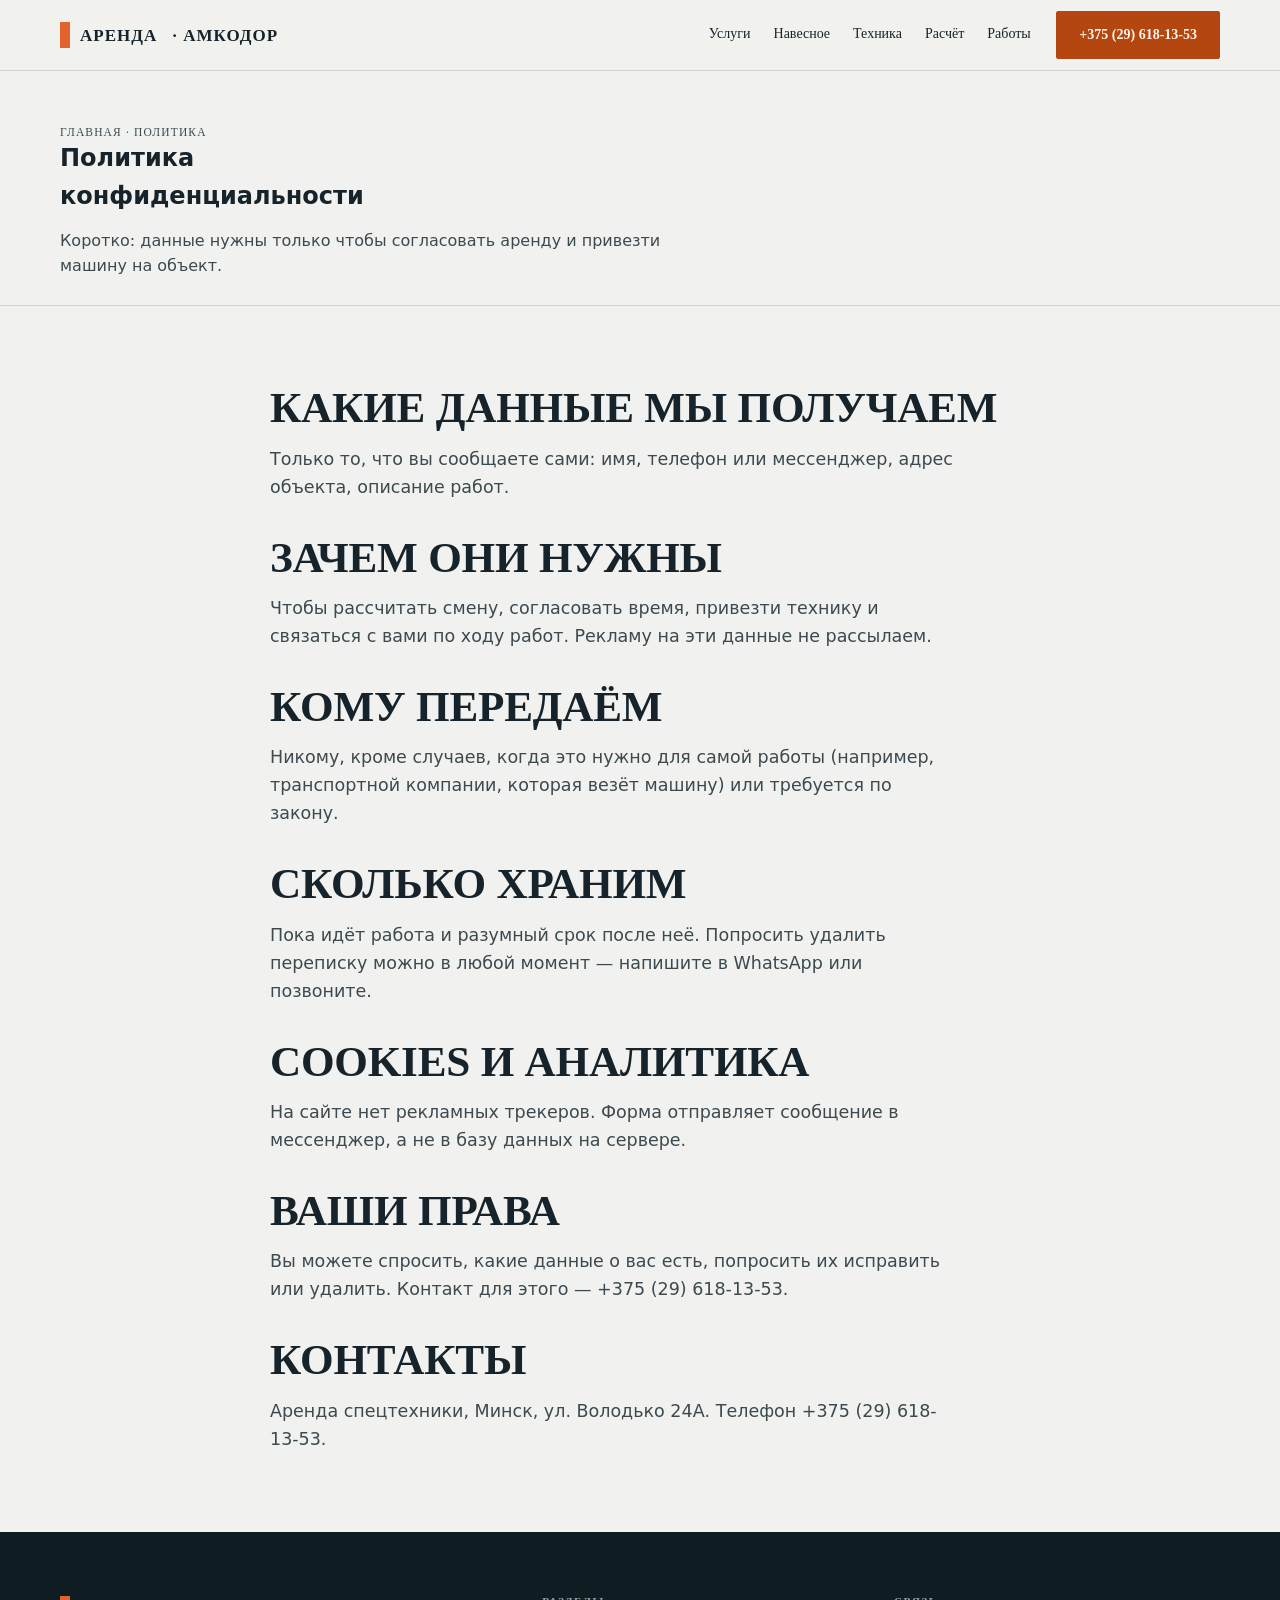
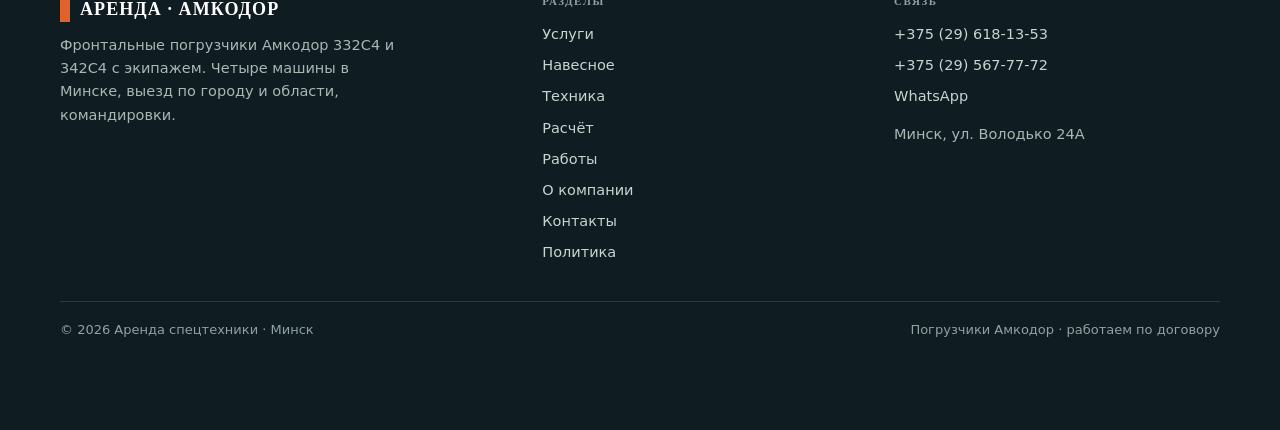
<file: politika.html>
<!DOCTYPE html><html lang="ru"><head>
<meta charset="utf-8">
<meta name="viewport" content="width=device-width,initial-scale=1">
<title>Политика конфиденциальности</title>
<meta name="description" content="Как обрабатываются данные из заявок на аренду погрузчика: имя, телефон, адрес объекта.">
<meta property="og:title" content="Политика конфиденциальности"><meta property="og:description" content="Как обрабатываются данные из заявок на аренду погрузчика: имя, телефон, адрес объекта.">
<link rel="preconnect" href="https://fonts.googleapis.com"><link rel="preconnect" href="https://fonts.gstatic.com" crossorigin>
<style>
:root{--paper:#F1F2EF;--paper2:#E8EAE6;--ink:#16232B;--ink2:#3C4A50;--acc:#E2622B;--accd:#B4470F;--acc2:#7FA8B8;--line:#CFD5D2;--max:1240px}
[hidden]{display:none!important}
*,*::before,*::after{box-sizing:border-box}
html{-webkit-text-size-adjust:100%}
body{margin:0;background:var(--paper);color:var(--ink);font:16px/1.6 'Golos Text',system-ui,sans-serif;overflow-x:hidden}
img{max-width:100%;display:block}
a{color:inherit;text-decoration:none}
.wrap{max-width:var(--max);margin:0 auto;padding:0 clamp(14px,4vw,40px)}
.top{position:sticky;top:0;z-index:60;background:rgba(241,242,239,.94);border-bottom:1px solid var(--line);backdrop-filter:blur(8px)}
.top__in{display:flex;align-items:center;gap:clamp(10px,2vw,26px);min-height:70px;min-width:0}
.logo{display:flex;align-items:center;gap:10px;min-width:0;font:700 17px/1 'Roboto Condensed';text-transform:uppercase;letter-spacing:.06em;white-space:nowrap}
.logo i{width:10px;height:26px;background:var(--acc);display:block;flex:none}
.nav{display:none;gap:clamp(12px,1.8vw,24px);margin-left:auto;font:500 14px/1 'Golos Text'}
.nav a{padding:6px 0;border-bottom:2px solid transparent}
.nav a:hover{border-color:var(--acc)}
.top .btn{margin-left:auto}
.burger{display:flex;flex-direction:column;justify-content:center;gap:5px;width:46px;height:46px;margin-left:auto;background:none;border:1px solid var(--line);border-radius:2px;cursor:pointer;padding:0 11px}
.burger span{height:2px;background:var(--ink);display:block}
body.is-locked{overflow:hidden}
.drawer{position:fixed;inset:0;z-index:90;background:rgba(16,24,28,.62);display:flex;justify-content:flex-end}
.drawer__inner{width:min(360px,88vw);background:var(--paper);height:100%;overflow-y:auto;padding:72px 24px 32px;position:relative;display:flex;flex-direction:column;gap:4px}
.drawer__close{position:absolute;top:14px;right:14px;width:42px;height:42px;border:1px solid var(--line);background:none;font-size:20px;cursor:pointer}
.drawer a{padding:13px 0;border-bottom:1px solid var(--line);font:600 16px/1.3 'Golos Text'}
@media (min-width:1000px){.nav{display:flex}.burger{display:none}.top .btn{margin-left:0}}
</style>
<link rel="stylesheet" href="assets/css/style.v1.css">
<link rel="icon" href="assets/img/favicon.svg" type="image/svg+xml">
</head><body>
<header class="top"><div class="wrap top__in">
  <a class="logo" href="index.html"><i></i>АРЕНДА<span>&nbsp;·&nbsp;АМКОДОР</span></a>
  <nav class="nav"><a href="uslugi.html">Услуги</a><a href="navesnoe.html">Навесное</a><a href="tehnika.html">Техника</a><a href="raschet.html">Расчёт</a><a href="raboty.html">Работы</a></nav>
  <a class="btn btn--acc" href="tel:+375296181353">+375 (29) 618-13-53</a>
  <button class="burger" id="burger" aria-label="Меню" aria-expanded="false" aria-controls="drawer"><span></span><span></span><span></span></button>
</div></header>
<section class="phero"><div class="wrap">
<p class="crumbs"><a href="index.html">Главная</a> · Политика</p>
<h1>Политика<br>конфиденциальности</h1><p>Коротко: данные нужны только чтобы согласовать аренду и привезти машину на объект.</p></div></section>
<main>
<section class="section"><div class="wrap" style="max-width:820px">
<h2>Какие данные мы получаем</h2>
<p class="lede">Только то, что вы сообщаете сами: имя, телефон или мессенджер, адрес объекта, описание работ.</p>
<h2 style="margin-top:34px">Зачем они нужны</h2>
<p class="lede">Чтобы рассчитать смену, согласовать время, привезти технику и связаться с вами по ходу работ. Рекламу на эти данные не рассылаем.</p>
<h2 style="margin-top:34px">Кому передаём</h2>
<p class="lede">Никому, кроме случаев, когда это нужно для самой работы (например, транспортной компании, которая везёт машину) или требуется по закону.</p>
<h2 style="margin-top:34px">Сколько храним</h2>
<p class="lede">Пока идёт работа и разумный срок после неё. Попросить удалить переписку можно в любой момент — напишите в WhatsApp или позвоните.</p>
<h2 style="margin-top:34px">Cookies и аналитика</h2>
<p class="lede">На сайте нет рекламных трекеров. Форма отправляет сообщение в мессенджер, а не в базу данных на сервере.</p>
<h2 style="margin-top:34px">Ваши права</h2>
<p class="lede">Вы можете спросить, какие данные о вас есть, попросить их исправить или удалить. Контакт для этого — +375 (29) 618-13-53.</p>
<h2 style="margin-top:34px">Контакты</h2>
<p class="lede">Аренда спецтехники, Минск, ул. Володько 24А. Телефон +375 (29) 618-13-53.</p>
</div></section>
</main>
<footer class="foot"><div class="wrap"><div class="foot__grid">
  <div><div class="logo" style="color:#fff;font-size:18px;margin-bottom:12px"><i></i>АРЕНДА · АМКОДОР</div>
    <p style="margin:0;max-width:38ch;color:#A9B8B4">Фронтальные погрузчики Амкодор 332C4 и 342C4 с экипажем. Четыре машины в Минске, выезд по городу и области, командировки.</p></div>
  <div><h4>Разделы</h4><a href="uslugi.html">Услуги</a><a href="navesnoe.html">Навесное</a><a href="tehnika.html">Техника</a><a href="raschet.html">Расчёт</a><a href="raboty.html">Работы</a><a href="o-kompanii.html">О компании</a><a href="kontakty.html">Контакты</a><a href="politika.html">Политика</a></div>
  <div><h4>Связь</h4><a href="tel:+375296181353">+375 (29) 618-13-53</a><a href="tel:+375295677772">+375 (29) 567-77-72</a>
    <a href="https://wa.me/375296181353" target="_blank" rel="noopener">WhatsApp</a>
    <p style="margin:10px 0 0;color:#A9B8B4">Минск, ул. Володько 24А</p></div>
</div>
<div class="foot__b"><span>© 2026 Аренда спецтехники · Минск</span><span>Погрузчики Амкодор · работаем по договору</span></div>
</div></footer>
<div class="fbar">
  <a class="btn btn--acc" href="tel:+375296181353">Позвонить</a>
  <a class="btn btn--ghost" href="https://wa.me/375296181353" target="_blank" rel="noopener">WhatsApp</a>
  <a class="btn btn--ghost" href="tel:+375295677772">Ещё номер</a>
</div>
<script src="assets/js/main.v1.js"></script>
</file>
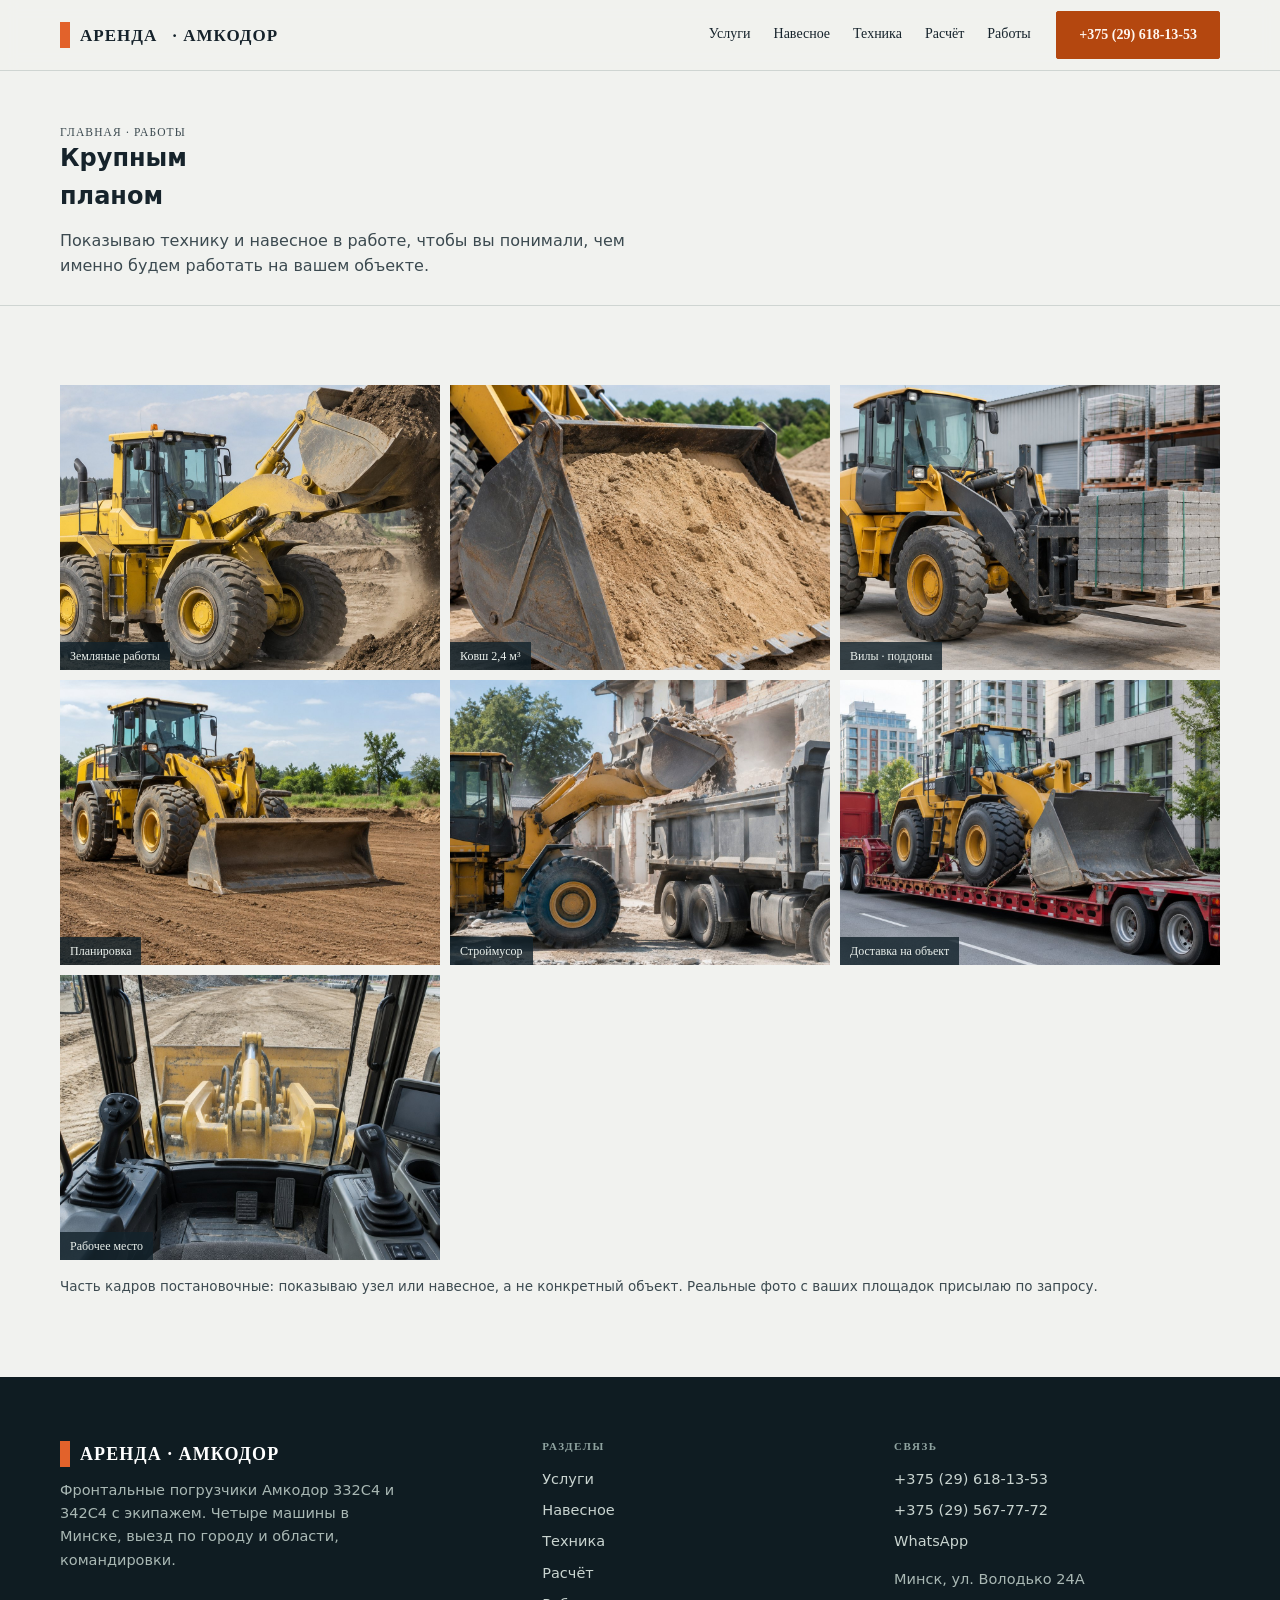
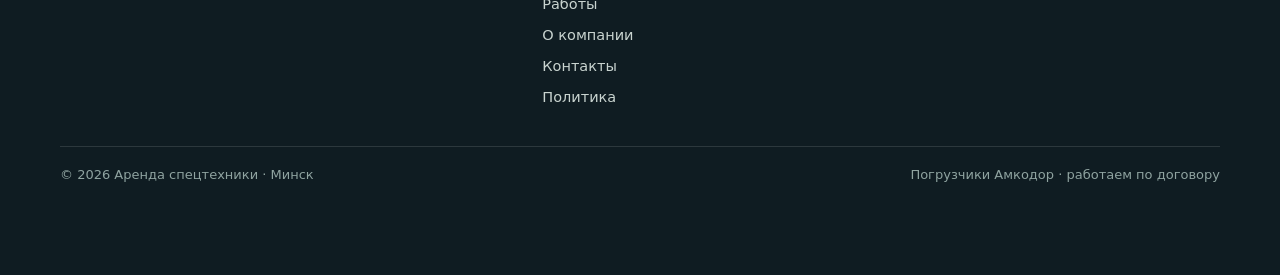
<file: raboty.html>
<!DOCTYPE html><html lang="ru"><head>
<meta charset="utf-8">
<meta name="viewport" content="width=device-width,initial-scale=1">
<title>Работы — погрузка, планировка, мусор, такелаж</title>
<meta name="description" content="Кадры с объектов: ковш, вилы, планировка, вывоз мусора, погрузка на трал, кабина оператора.">
<meta property="og:title" content="Работы — погрузка, планировка, мусор, такелаж"><meta property="og:description" content="Кадры с объектов: ковш, вилы, планировка, вывоз мусора, погрузка на трал, кабина оператора.">
<link rel="preconnect" href="https://fonts.googleapis.com"><link rel="preconnect" href="https://fonts.gstatic.com" crossorigin>
<style>
:root{--paper:#F1F2EF;--paper2:#E8EAE6;--ink:#16232B;--ink2:#3C4A50;--acc:#E2622B;--accd:#B4470F;--acc2:#7FA8B8;--line:#CFD5D2;--max:1240px}
[hidden]{display:none!important}
*,*::before,*::after{box-sizing:border-box}
html{-webkit-text-size-adjust:100%}
body{margin:0;background:var(--paper);color:var(--ink);font:16px/1.6 'Golos Text',system-ui,sans-serif;overflow-x:hidden}
img{max-width:100%;display:block}
a{color:inherit;text-decoration:none}
.wrap{max-width:var(--max);margin:0 auto;padding:0 clamp(14px,4vw,40px)}
.top{position:sticky;top:0;z-index:60;background:rgba(241,242,239,.94);border-bottom:1px solid var(--line);backdrop-filter:blur(8px)}
.top__in{display:flex;align-items:center;gap:clamp(10px,2vw,26px);min-height:70px;min-width:0}
.logo{display:flex;align-items:center;gap:10px;min-width:0;font:700 17px/1 'Roboto Condensed';text-transform:uppercase;letter-spacing:.06em;white-space:nowrap}
.logo i{width:10px;height:26px;background:var(--acc);display:block;flex:none}
.nav{display:none;gap:clamp(12px,1.8vw,24px);margin-left:auto;font:500 14px/1 'Golos Text'}
.nav a{padding:6px 0;border-bottom:2px solid transparent}
.nav a:hover{border-color:var(--acc)}
.top .btn{margin-left:auto}
.burger{display:flex;flex-direction:column;justify-content:center;gap:5px;width:46px;height:46px;margin-left:auto;background:none;border:1px solid var(--line);border-radius:2px;cursor:pointer;padding:0 11px}
.burger span{height:2px;background:var(--ink);display:block}
body.is-locked{overflow:hidden}
.drawer{position:fixed;inset:0;z-index:90;background:rgba(16,24,28,.62);display:flex;justify-content:flex-end}
.drawer__inner{width:min(360px,88vw);background:var(--paper);height:100%;overflow-y:auto;padding:72px 24px 32px;position:relative;display:flex;flex-direction:column;gap:4px}
.drawer__close{position:absolute;top:14px;right:14px;width:42px;height:42px;border:1px solid var(--line);background:none;font-size:20px;cursor:pointer}
.drawer a{padding:13px 0;border-bottom:1px solid var(--line);font:600 16px/1.3 'Golos Text'}
@media (min-width:1000px){.nav{display:flex}.burger{display:none}.top .btn{margin-left:0}}
</style>
<link rel="stylesheet" href="assets/css/style.v1.css">
<link rel="icon" href="assets/img/favicon.svg" type="image/svg+xml">
</head><body>
<header class="top"><div class="wrap top__in">
  <a class="logo" href="index.html"><i></i>АРЕНДА<span>&nbsp;·&nbsp;АМКОДОР</span></a>
  <nav class="nav"><a href="uslugi.html">Услуги</a><a href="navesnoe.html">Навесное</a><a href="tehnika.html">Техника</a><a href="raschet.html">Расчёт</a><a href="raboty.html">Работы</a></nav>
  <a class="btn btn--acc" href="tel:+375296181353">+375 (29) 618-13-53</a>
  <button class="burger" id="burger" aria-label="Меню" aria-expanded="false" aria-controls="drawer"><span></span><span></span><span></span></button>
</div></header>
<section class="phero"><div class="wrap">
<p class="crumbs"><a href="index.html">Главная</a> · Работы</p>
<h1>Крупным<br>планом</h1><p>Показываю технику и навесное в работе, чтобы вы понимали, чем именно будем работать на вашем объекте.</p></div></section>
<main>
<section class="section"><div class="wrap">
  <div class="gal">
    <figure><img src="assets/img/hero.jpg" alt="Погрузчик на площадке" loading="lazy"><figcaption>Земляные работы</figcaption></figure>
    <figure><img src="assets/img/bucket.jpg" alt="Ковш с песком" loading="lazy"><figcaption>Ковш 2,4 м³</figcaption></figure>
    <figure><img src="assets/img/forks.jpg" alt="Вилы с поддонами" loading="lazy"><figcaption>Вилы · поддоны</figcaption></figure>
    <figure><img src="assets/img/grade.jpg" alt="Планировка участка" loading="lazy"><figcaption>Планировка</figcaption></figure>
    <figure><img src="assets/img/waste.jpg" alt="Погрузка мусора" loading="lazy"><figcaption>Строймусор</figcaption></figure>
    <figure><img src="assets/img/trailer.jpg" alt="Погрузчик на трале" loading="lazy"><figcaption>Доставка на объект</figcaption></figure>
    <figure><img src="assets/img/cab.jpg" alt="Кабина погрузчика" loading="lazy"><figcaption>Рабочее место</figcaption></figure>
  </div>
  <p class="note" style="margin-top:16px">Часть кадров постановочные: показываю узел или навесное, а не конкретный объект. Реальные фото с ваших площадок присылаю по запросу.</p>
</div></section>
</main>
<footer class="foot"><div class="wrap"><div class="foot__grid">
  <div><div class="logo" style="color:#fff;font-size:18px;margin-bottom:12px"><i></i>АРЕНДА · АМКОДОР</div>
    <p style="margin:0;max-width:38ch;color:#A9B8B4">Фронтальные погрузчики Амкодор 332C4 и 342C4 с экипажем. Четыре машины в Минске, выезд по городу и области, командировки.</p></div>
  <div><h4>Разделы</h4><a href="uslugi.html">Услуги</a><a href="navesnoe.html">Навесное</a><a href="tehnika.html">Техника</a><a href="raschet.html">Расчёт</a><a href="raboty.html">Работы</a><a href="o-kompanii.html">О компании</a><a href="kontakty.html">Контакты</a><a href="politika.html">Политика</a></div>
  <div><h4>Связь</h4><a href="tel:+375296181353">+375 (29) 618-13-53</a><a href="tel:+375295677772">+375 (29) 567-77-72</a>
    <a href="https://wa.me/375296181353" target="_blank" rel="noopener">WhatsApp</a>
    <p style="margin:10px 0 0;color:#A9B8B4">Минск, ул. Володько 24А</p></div>
</div>
<div class="foot__b"><span>© 2026 Аренда спецтехники · Минск</span><span>Погрузчики Амкодор · работаем по договору</span></div>
</div></footer>
<div class="fbar">
  <a class="btn btn--acc" href="tel:+375296181353">Позвонить</a>
  <a class="btn btn--ghost" href="https://wa.me/375296181353" target="_blank" rel="noopener">WhatsApp</a>
  <a class="btn btn--ghost" href="tel:+375295677772">Ещё номер</a>
</div>
<script src="assets/js/main.v1.js"></script>
</file>
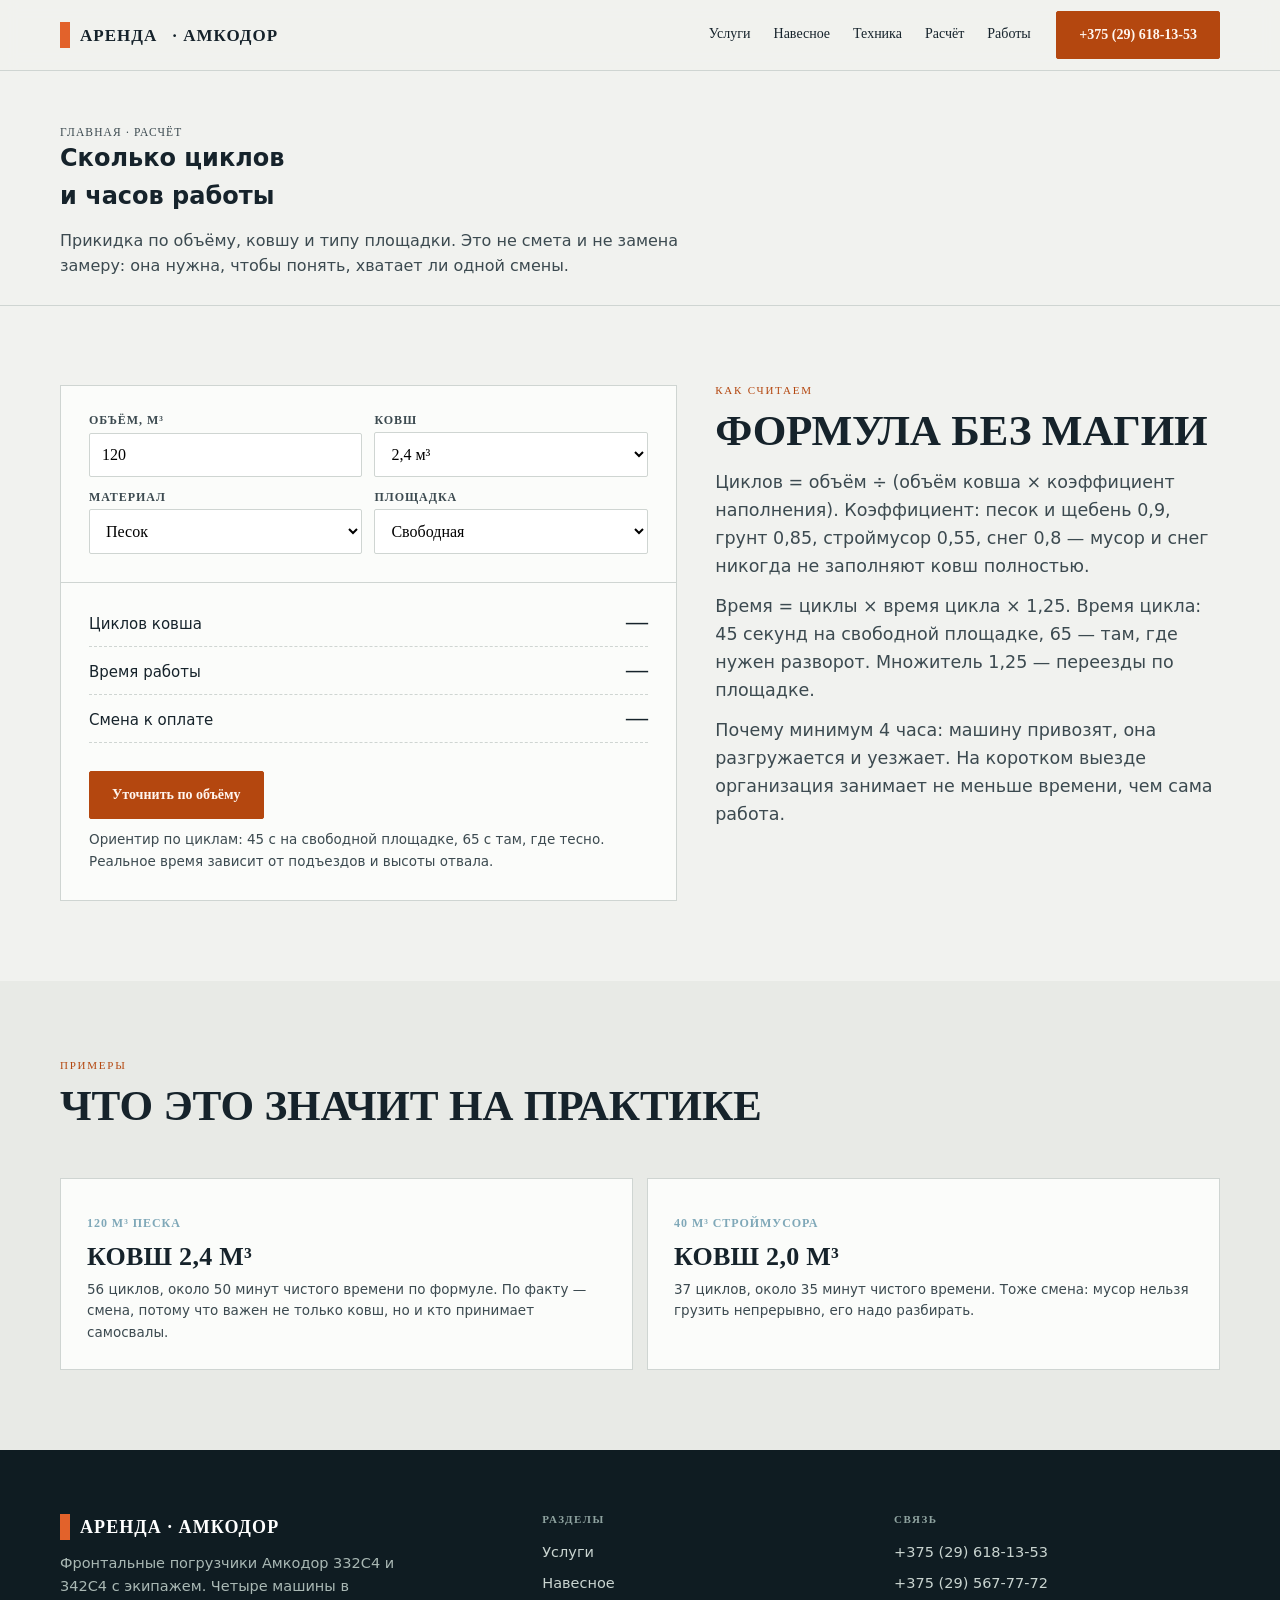
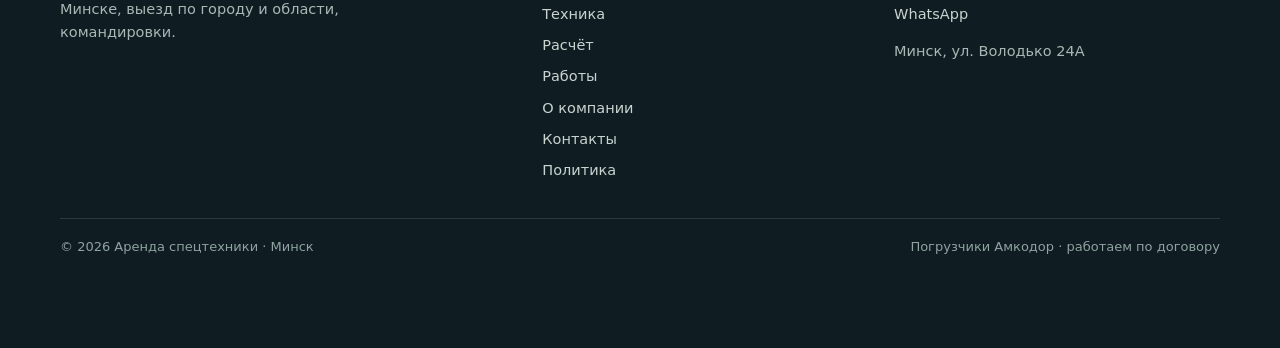
<file: raschet.html>
<!DOCTYPE html><html lang="ru"><head>
<meta charset="utf-8">
<meta name="viewport" content="width=device-width,initial-scale=1">
<title>Расчёт объёма и времени работы погрузчика</title>
<meta name="description" content="Калькулятор: объём материала, ковш 2,0 или 2,4 м³, тип площадки. Показывает циклы и время работы, минимум 4 часа.">
<meta property="og:title" content="Расчёт объёма и времени работы погрузчика"><meta property="og:description" content="Калькулятор: объём материала, ковш 2,0 или 2,4 м³, тип площадки. Показывает циклы и время работы, минимум 4 часа.">
<link rel="preconnect" href="https://fonts.googleapis.com"><link rel="preconnect" href="https://fonts.gstatic.com" crossorigin>
<style>
:root{--paper:#F1F2EF;--paper2:#E8EAE6;--ink:#16232B;--ink2:#3C4A50;--acc:#E2622B;--accd:#B4470F;--acc2:#7FA8B8;--line:#CFD5D2;--max:1240px}
[hidden]{display:none!important}
*,*::before,*::after{box-sizing:border-box}
html{-webkit-text-size-adjust:100%}
body{margin:0;background:var(--paper);color:var(--ink);font:16px/1.6 'Golos Text',system-ui,sans-serif;overflow-x:hidden}
img{max-width:100%;display:block}
a{color:inherit;text-decoration:none}
.wrap{max-width:var(--max);margin:0 auto;padding:0 clamp(14px,4vw,40px)}
.top{position:sticky;top:0;z-index:60;background:rgba(241,242,239,.94);border-bottom:1px solid var(--line);backdrop-filter:blur(8px)}
.top__in{display:flex;align-items:center;gap:clamp(10px,2vw,26px);min-height:70px;min-width:0}
.logo{display:flex;align-items:center;gap:10px;min-width:0;font:700 17px/1 'Roboto Condensed';text-transform:uppercase;letter-spacing:.06em;white-space:nowrap}
.logo i{width:10px;height:26px;background:var(--acc);display:block;flex:none}
.nav{display:none;gap:clamp(12px,1.8vw,24px);margin-left:auto;font:500 14px/1 'Golos Text'}
.nav a{padding:6px 0;border-bottom:2px solid transparent}
.nav a:hover{border-color:var(--acc)}
.top .btn{margin-left:auto}
.burger{display:flex;flex-direction:column;justify-content:center;gap:5px;width:46px;height:46px;margin-left:auto;background:none;border:1px solid var(--line);border-radius:2px;cursor:pointer;padding:0 11px}
.burger span{height:2px;background:var(--ink);display:block}
body.is-locked{overflow:hidden}
.drawer{position:fixed;inset:0;z-index:90;background:rgba(16,24,28,.62);display:flex;justify-content:flex-end}
.drawer__inner{width:min(360px,88vw);background:var(--paper);height:100%;overflow-y:auto;padding:72px 24px 32px;position:relative;display:flex;flex-direction:column;gap:4px}
.drawer__close{position:absolute;top:14px;right:14px;width:42px;height:42px;border:1px solid var(--line);background:none;font-size:20px;cursor:pointer}
.drawer a{padding:13px 0;border-bottom:1px solid var(--line);font:600 16px/1.3 'Golos Text'}
@media (min-width:1000px){.nav{display:flex}.burger{display:none}.top .btn{margin-left:0}}
</style>
<link rel="stylesheet" href="assets/css/style.v1.css">
<link rel="icon" href="assets/img/favicon.svg" type="image/svg+xml">
</head><body>
<header class="top"><div class="wrap top__in">
  <a class="logo" href="index.html"><i></i>АРЕНДА<span>&nbsp;·&nbsp;АМКОДОР</span></a>
  <nav class="nav"><a href="uslugi.html">Услуги</a><a href="navesnoe.html">Навесное</a><a href="tehnika.html">Техника</a><a href="raschet.html">Расчёт</a><a href="raboty.html">Работы</a></nav>
  <a class="btn btn--acc" href="tel:+375296181353">+375 (29) 618-13-53</a>
  <button class="burger" id="burger" aria-label="Меню" aria-expanded="false" aria-controls="drawer"><span></span><span></span><span></span></button>
</div></header>
<section class="phero"><div class="wrap">
<p class="crumbs"><a href="index.html">Главная</a> · Расчёт</p>
<h1>Сколько циклов<br>и часов работы</h1><p>Прикидка по объёму, ковшу и типу площадки. Это не смета и не замена замеру: она нужна, чтобы понять, хватает ли одной смены.</p></div></section>
<main>
<section class="section"><div class="wrap grid2">
  <div><div class="calcbox" id="calc3">
  <div class="calcin">
    <div class="calcrow">
      <label>Объём, м³<input id="calcV" type="number" value="120" min="1" max="5000" inputmode="numeric"></label>
      <label>Ковш<select id="calcB"><option value="2.4">2,4 м³</option><option value="2">2,0 м³</option></select></label>
    </div>
    <div class="calcrow">
      <label>Материал<select id="calcM">
        <option value="sand">Песок</option><option value="rubble">Щебень</option>
        <option value="soil">Грунт</option><option value="trash">Строймусор</option>
        <option value="snow">Снег</option></select></label>
      <label>Площадка<select id="calcT"><option value="45">Свободная</option><option value="65">Тесная, с разворотом</option></select></label>
    </div>
  </div>
  <div class="calcnum">
    <div><span>Циклов ковша</span><b id="outCycles">—</b></div>
    <div><span>Время работы</span><b id="outHours">—</b></div>
    <div><span>Смена к оплате</span><b id="outMin">—</b></div>
  </div>
  <div class="calcfoot">
    <a class="btn btn--acc" id="calcSum" href="https://wa.me/375296181353" target="_blank" rel="noopener">Уточнить по объёму</a>
    <p class="note">Ориентир по циклам: 45 с на свободной площадке, 65 с там, где тесно. Реальное время зависит от подъездов и высоты отвала.</p>
  </div>
</div></div>
  <div><p class="eyebrow">Как считаем</p><h2>Формула без магии</h2>
    <p class="lede">Циклов = объём ÷ (объём ковша × коэффициент наполнения). Коэффициент: песок и щебень 0,9, грунт 0,85, строймусор 0,55, снег 0,8 — мусор и снег никогда не заполняют ковш полностью.</p>
    <p class="lede" style="margin-top:12px">Время = циклы × время цикла × 1,25. Время цикла: 45 секунд на свободной площадке, 65 — там, где нужен разворот. Множитель 1,25 — переезды по площадке.</p>
    <p class="lede" style="margin-top:12px">Почему минимум 4 часа: машину привозят, она разгружается и уезжает. На коротком выезде организация занимает не меньше времени, чем сама работа.</p>
  </div>
</div></section>
<section class="section section--dim"><div class="wrap">
  <div class="sec-head"><div><p class="eyebrow">Примеры</p><h2>Что это значит на практике</h2></div></div>
  <div class="fleet">
    <div class="machine"><p class="machine__code">120 м³ песка</p><h3>Ковш 2,4 м³</h3><p class="note">56 циклов, около 50 минут чистого времени по формуле. По факту — смена, потому что важен не только ковш, но и кто принимает самосвалы.</p></div>
    <div class="machine"><p class="machine__code">40 м³ строймусора</p><h3>Ковш 2,0 м³</h3><p class="note">37 циклов, около 35 минут чистого времени. Тоже смена: мусор нельзя грузить непрерывно, его надо разбирать.</p></div>
  </div>
</div></section>
</main>
<footer class="foot"><div class="wrap"><div class="foot__grid">
  <div><div class="logo" style="color:#fff;font-size:18px;margin-bottom:12px"><i></i>АРЕНДА · АМКОДОР</div>
    <p style="margin:0;max-width:38ch;color:#A9B8B4">Фронтальные погрузчики Амкодор 332C4 и 342C4 с экипажем. Четыре машины в Минске, выезд по городу и области, командировки.</p></div>
  <div><h4>Разделы</h4><a href="uslugi.html">Услуги</a><a href="navesnoe.html">Навесное</a><a href="tehnika.html">Техника</a><a href="raschet.html">Расчёт</a><a href="raboty.html">Работы</a><a href="o-kompanii.html">О компании</a><a href="kontakty.html">Контакты</a><a href="politika.html">Политика</a></div>
  <div><h4>Связь</h4><a href="tel:+375296181353">+375 (29) 618-13-53</a><a href="tel:+375295677772">+375 (29) 567-77-72</a>
    <a href="https://wa.me/375296181353" target="_blank" rel="noopener">WhatsApp</a>
    <p style="margin:10px 0 0;color:#A9B8B4">Минск, ул. Володько 24А</p></div>
</div>
<div class="foot__b"><span>© 2026 Аренда спецтехники · Минск</span><span>Погрузчики Амкодор · работаем по договору</span></div>
</div></footer>
<div class="fbar">
  <a class="btn btn--acc" href="tel:+375296181353">Позвонить</a>
  <a class="btn btn--ghost" href="https://wa.me/375296181353" target="_blank" rel="noopener">WhatsApp</a>
  <a class="btn btn--ghost" href="tel:+375295677772">Ещё номер</a>
</div>
<script src="assets/js/main.v1.js"></script>
</file>
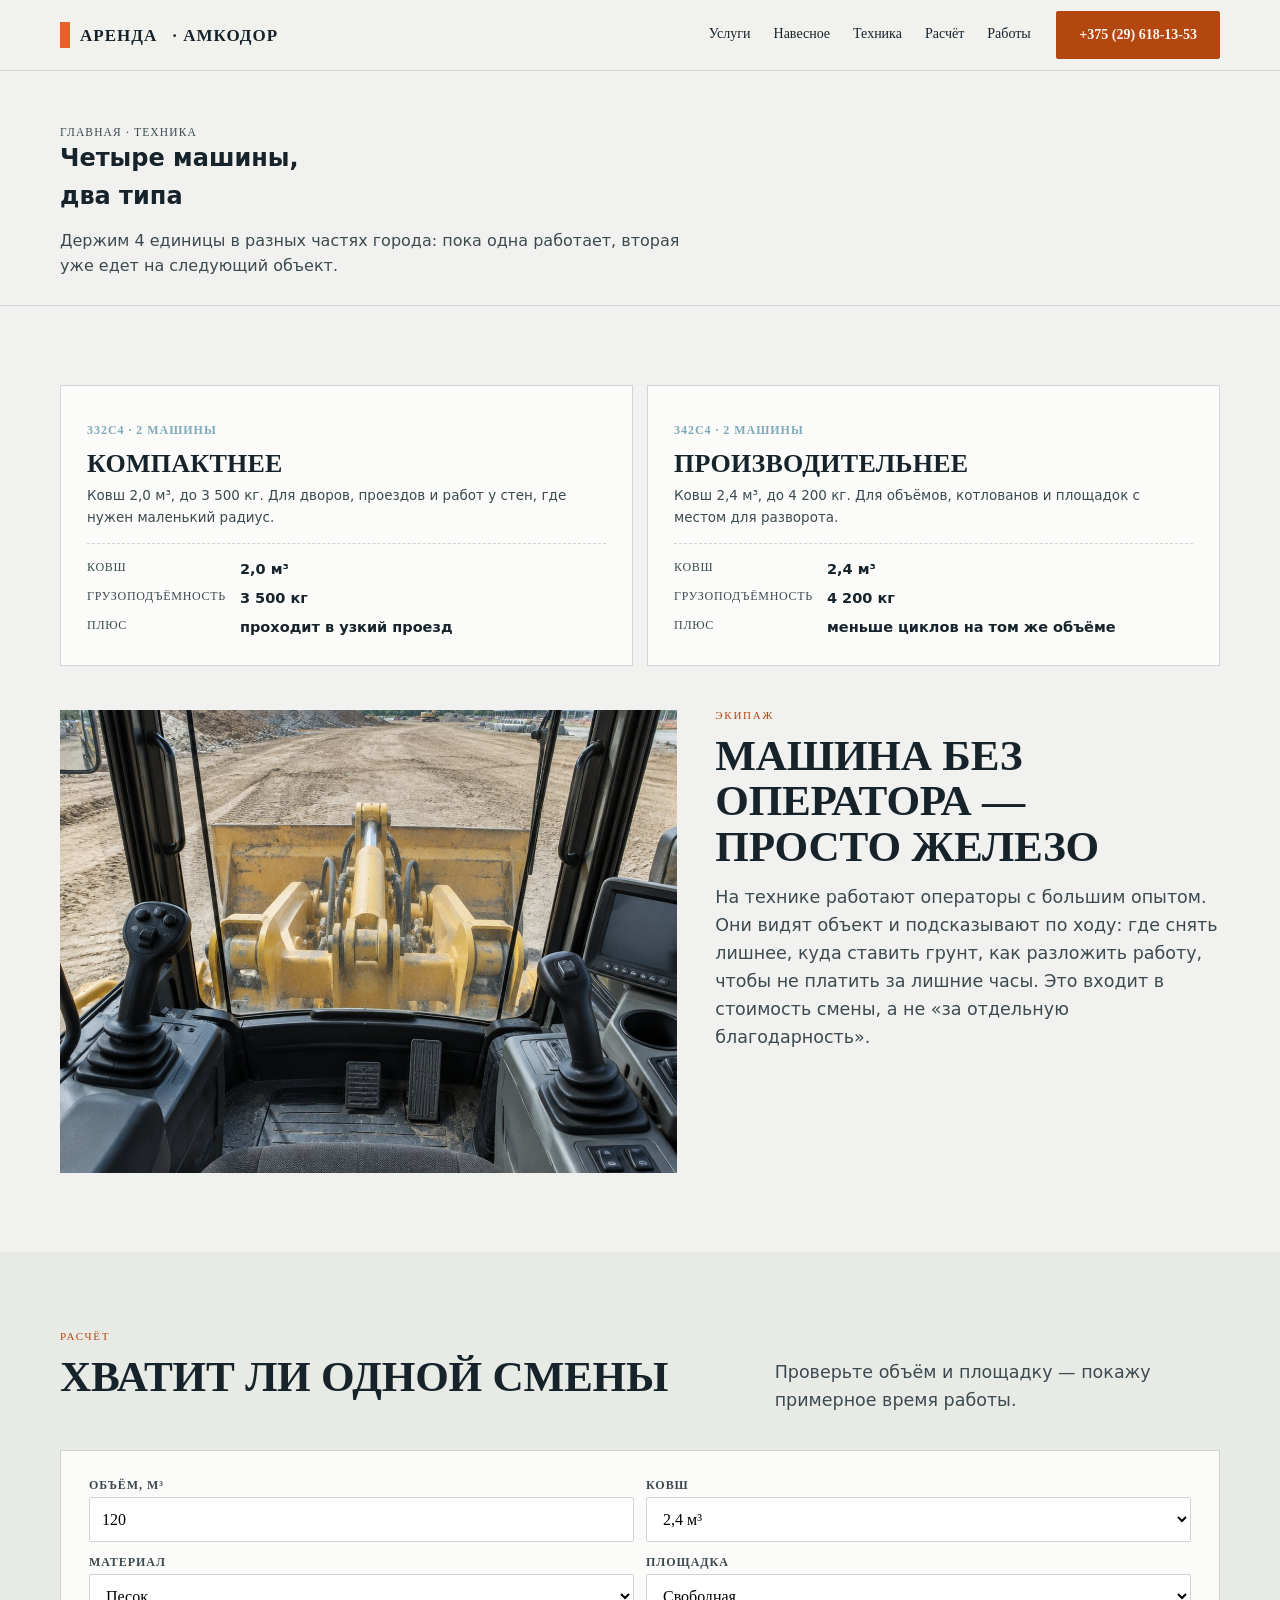
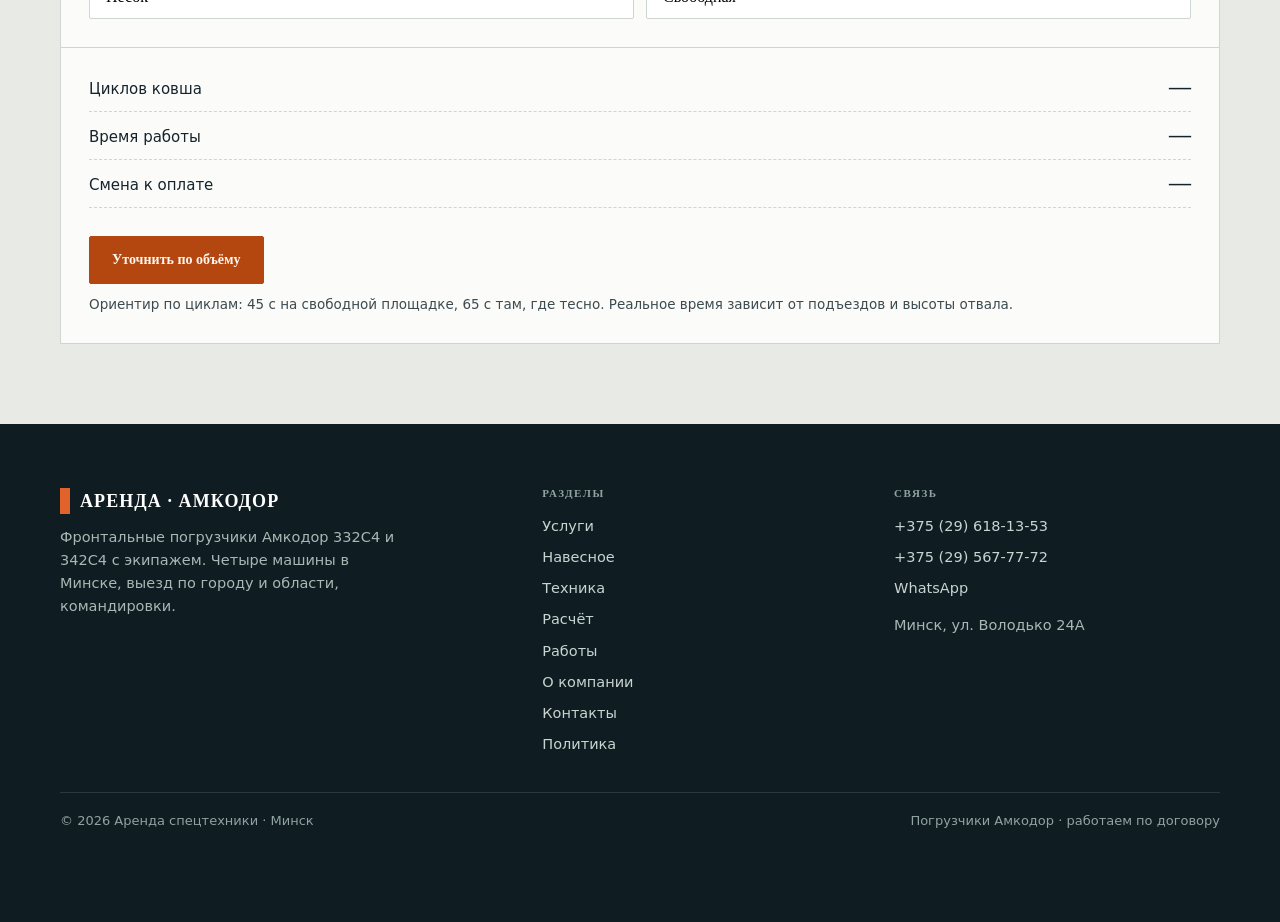
<file: tehnika.html>
<!DOCTYPE html><html lang="ru"><head>
<meta charset="utf-8">
<meta name="viewport" content="width=device-width,initial-scale=1">
<title>Техника — Амкодор 332C4 и 342C4, четыре машины</title>
<meta name="description" content="Четыре фронтальных погрузчика Амкодор 332C4 и 342C4 в Минске. Грузоподъёмность 3 500–4 200 кг, ковши 2,0 и 2,4 м³, экипаж с опытом.">
<meta property="og:title" content="Техника — Амкодор 332C4 и 342C4, четыре машины"><meta property="og:description" content="Четыре фронтальных погрузчика Амкодор 332C4 и 342C4 в Минске. Грузоподъёмность 3 500–4 200 кг, ковши 2,0 и 2,4 м³, экипаж с опытом.">
<link rel="preconnect" href="https://fonts.googleapis.com"><link rel="preconnect" href="https://fonts.gstatic.com" crossorigin>
<style>
:root{--paper:#F1F2EF;--paper2:#E8EAE6;--ink:#16232B;--ink2:#3C4A50;--acc:#E2622B;--accd:#B4470F;--acc2:#7FA8B8;--line:#CFD5D2;--max:1240px}
[hidden]{display:none!important}
*,*::before,*::after{box-sizing:border-box}
html{-webkit-text-size-adjust:100%}
body{margin:0;background:var(--paper);color:var(--ink);font:16px/1.6 'Golos Text',system-ui,sans-serif;overflow-x:hidden}
img{max-width:100%;display:block}
a{color:inherit;text-decoration:none}
.wrap{max-width:var(--max);margin:0 auto;padding:0 clamp(14px,4vw,40px)}
.top{position:sticky;top:0;z-index:60;background:rgba(241,242,239,.94);border-bottom:1px solid var(--line);backdrop-filter:blur(8px)}
.top__in{display:flex;align-items:center;gap:clamp(10px,2vw,26px);min-height:70px;min-width:0}
.logo{display:flex;align-items:center;gap:10px;min-width:0;font:700 17px/1 'Roboto Condensed';text-transform:uppercase;letter-spacing:.06em;white-space:nowrap}
.logo i{width:10px;height:26px;background:var(--acc);display:block;flex:none}
.nav{display:none;gap:clamp(12px,1.8vw,24px);margin-left:auto;font:500 14px/1 'Golos Text'}
.nav a{padding:6px 0;border-bottom:2px solid transparent}
.nav a:hover{border-color:var(--acc)}
.top .btn{margin-left:auto}
.burger{display:flex;flex-direction:column;justify-content:center;gap:5px;width:46px;height:46px;margin-left:auto;background:none;border:1px solid var(--line);border-radius:2px;cursor:pointer;padding:0 11px}
.burger span{height:2px;background:var(--ink);display:block}
body.is-locked{overflow:hidden}
.drawer{position:fixed;inset:0;z-index:90;background:rgba(16,24,28,.62);display:flex;justify-content:flex-end}
.drawer__inner{width:min(360px,88vw);background:var(--paper);height:100%;overflow-y:auto;padding:72px 24px 32px;position:relative;display:flex;flex-direction:column;gap:4px}
.drawer__close{position:absolute;top:14px;right:14px;width:42px;height:42px;border:1px solid var(--line);background:none;font-size:20px;cursor:pointer}
.drawer a{padding:13px 0;border-bottom:1px solid var(--line);font:600 16px/1.3 'Golos Text'}
@media (min-width:1000px){.nav{display:flex}.burger{display:none}.top .btn{margin-left:0}}
</style>
<link rel="stylesheet" href="assets/css/style.v1.css">
<link rel="icon" href="assets/img/favicon.svg" type="image/svg+xml">
</head><body>
<header class="top"><div class="wrap top__in">
  <a class="logo" href="index.html"><i></i>АРЕНДА<span>&nbsp;·&nbsp;АМКОДОР</span></a>
  <nav class="nav"><a href="uslugi.html">Услуги</a><a href="navesnoe.html">Навесное</a><a href="tehnika.html">Техника</a><a href="raschet.html">Расчёт</a><a href="raboty.html">Работы</a></nav>
  <a class="btn btn--acc" href="tel:+375296181353">+375 (29) 618-13-53</a>
  <button class="burger" id="burger" aria-label="Меню" aria-expanded="false" aria-controls="drawer"><span></span><span></span><span></span></button>
</div></header>
<section class="phero"><div class="wrap">
<p class="crumbs"><a href="index.html">Главная</a> · Техника</p>
<h1>Четыре машины,<br>два типа</h1><p>Держим 4 единицы в разных частях города: пока одна работает, вторая уже едет на следующий объект.</p></div></section>
<main>
<section class="section"><div class="wrap">
  <div class="fleet">
    <div class="machine"><p class="machine__code">332C4 · 2 машины</p><h3>Компактнее</h3><p class="note">Ковш 2,0 м³, до 3 500 кг. Для дворов, проездов и работ у стен, где нужен маленький радиус.</p><dl class="spec"><dt>Ковш</dt><dd>2,0 м³</dd><dt>Грузоподъёмность</dt><dd>3 500 кг</dd><dt>Плюс</dt><dd>проходит в узкий проезд</dd></dl></div>
    <div class="machine"><p class="machine__code">342C4 · 2 машины</p><h3>Производительнее</h3><p class="note">Ковш 2,4 м³, до 4 200 кг. Для объёмов, котлованов и площадок с местом для разворота.</p><dl class="spec"><dt>Ковш</dt><dd>2,4 м³</dd><dt>Грузоподъёмность</dt><dd>4 200 кг</dd><dt>Плюс</dt><dd>меньше циклов на том же объёме</dd></dl></div>
  </div>
  <div class="grid2" style="margin-top:clamp(24px,4vw,44px)">
    <div><img src="assets/img/cab.jpg" alt="Кабина погрузчика" style="width:100%;aspect-ratio:4/3;object-fit:cover" loading="lazy"></div>
    <div><p class="eyebrow">Экипаж</p><h2>Машина без оператора — просто железо</h2>
      <p class="lede">На технике работают операторы с большим опытом. Они видят объект и подсказывают по ходу: где снять лишнее, куда ставить грунт, как разложить работу, чтобы не платить за лишние часы. Это входит в стоимость смены, а не «за отдельную благодарность».</p></div>
  </div>
</div></section>
<section class="section section--dim"><div class="wrap">
  <div class="sec-head"><div><p class="eyebrow">Расчёт</p><h2>Хватит ли одной смены</h2></div>
  <p class="lede" style="max-width:40ch">Проверьте объём и площадку — покажу примерное время работы.</p></div>
  <div class="calcbox" id="calc2">
  <div class="calcin">
    <div class="calcrow">
      <label>Объём, м³<input id="calcV" type="number" value="120" min="1" max="5000" inputmode="numeric"></label>
      <label>Ковш<select id="calcB"><option value="2.4">2,4 м³</option><option value="2">2,0 м³</option></select></label>
    </div>
    <div class="calcrow">
      <label>Материал<select id="calcM">
        <option value="sand">Песок</option><option value="rubble">Щебень</option>
        <option value="soil">Грунт</option><option value="trash">Строймусор</option>
        <option value="snow">Снег</option></select></label>
      <label>Площадка<select id="calcT"><option value="45">Свободная</option><option value="65">Тесная, с разворотом</option></select></label>
    </div>
  </div>
  <div class="calcnum">
    <div><span>Циклов ковша</span><b id="outCycles">—</b></div>
    <div><span>Время работы</span><b id="outHours">—</b></div>
    <div><span>Смена к оплате</span><b id="outMin">—</b></div>
  </div>
  <div class="calcfoot">
    <a class="btn btn--acc" id="calcSum" href="https://wa.me/375296181353" target="_blank" rel="noopener">Уточнить по объёму</a>
    <p class="note">Ориентир по циклам: 45 с на свободной площадке, 65 с там, где тесно. Реальное время зависит от подъездов и высоты отвала.</p>
  </div>
</div>
</div></section>
</main>
<footer class="foot"><div class="wrap"><div class="foot__grid">
  <div><div class="logo" style="color:#fff;font-size:18px;margin-bottom:12px"><i></i>АРЕНДА · АМКОДОР</div>
    <p style="margin:0;max-width:38ch;color:#A9B8B4">Фронтальные погрузчики Амкодор 332C4 и 342C4 с экипажем. Четыре машины в Минске, выезд по городу и области, командировки.</p></div>
  <div><h4>Разделы</h4><a href="uslugi.html">Услуги</a><a href="navesnoe.html">Навесное</a><a href="tehnika.html">Техника</a><a href="raschet.html">Расчёт</a><a href="raboty.html">Работы</a><a href="o-kompanii.html">О компании</a><a href="kontakty.html">Контакты</a><a href="politika.html">Политика</a></div>
  <div><h4>Связь</h4><a href="tel:+375296181353">+375 (29) 618-13-53</a><a href="tel:+375295677772">+375 (29) 567-77-72</a>
    <a href="https://wa.me/375296181353" target="_blank" rel="noopener">WhatsApp</a>
    <p style="margin:10px 0 0;color:#A9B8B4">Минск, ул. Володько 24А</p></div>
</div>
<div class="foot__b"><span>© 2026 Аренда спецтехники · Минск</span><span>Погрузчики Амкодор · работаем по договору</span></div>
</div></footer>
<div class="fbar">
  <a class="btn btn--acc" href="tel:+375296181353">Позвонить</a>
  <a class="btn btn--ghost" href="https://wa.me/375296181353" target="_blank" rel="noopener">WhatsApp</a>
  <a class="btn btn--ghost" href="tel:+375295677772">Ещё номер</a>
</div>
<script src="assets/js/main.v1.js"></script>
</file>
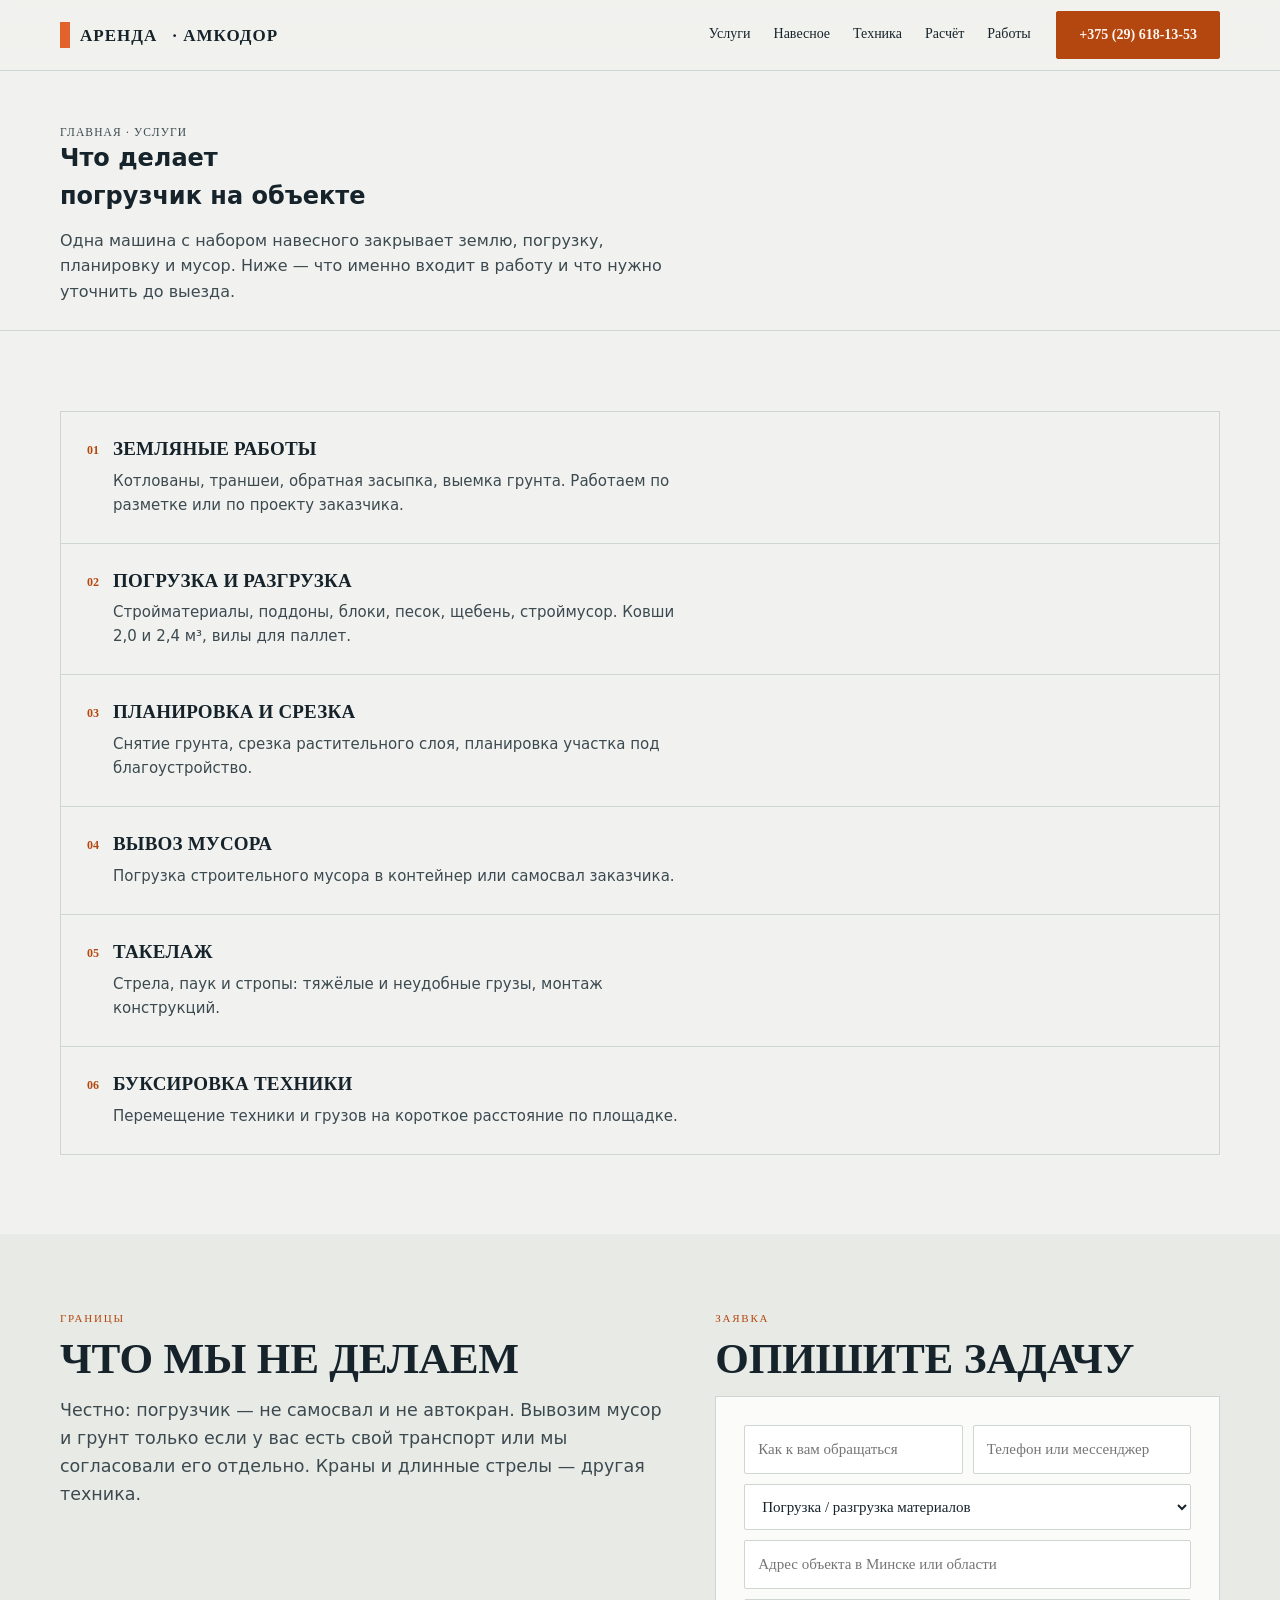
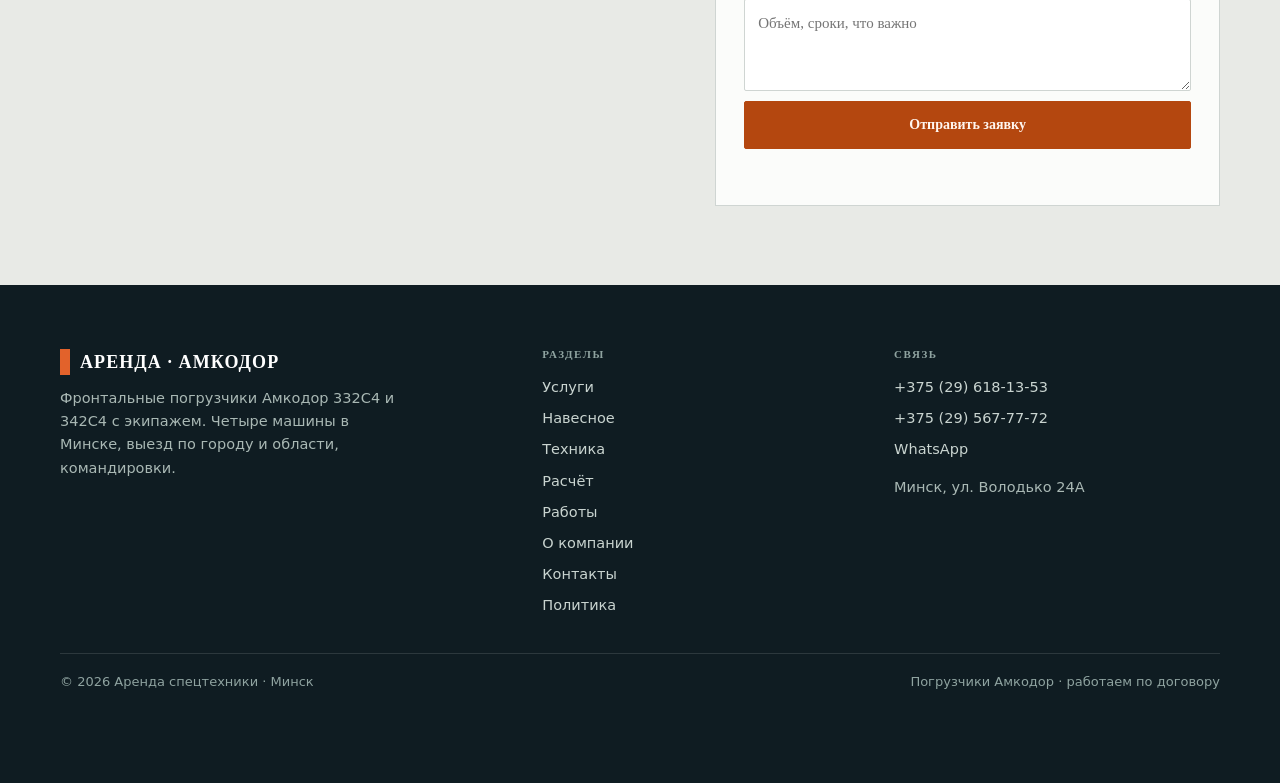
<file: uslugi.html>
<!DOCTYPE html><html lang="ru"><head>
<meta charset="utf-8">
<meta name="viewport" content="width=device-width,initial-scale=1">
<title>Услуги — земляные работы, погрузка, планировка, мусор</title>
<meta name="description" content="Аренда фронтального погрузчика Амкодор в Минске: земляные работы, погрузка и разгрузка, планировка, срезка грунта, вывоз мусора, такелаж, буксировка.">
<meta property="og:title" content="Услуги — земляные работы, погрузка, планировка, мусор"><meta property="og:description" content="Аренда фронтального погрузчика Амкодор в Минске: земляные работы, погрузка и разгрузка, планировка, срезка грунта, вывоз мусора, такелаж, буксировка.">
<link rel="preconnect" href="https://fonts.googleapis.com"><link rel="preconnect" href="https://fonts.gstatic.com" crossorigin>
<style>
:root{--paper:#F1F2EF;--paper2:#E8EAE6;--ink:#16232B;--ink2:#3C4A50;--acc:#E2622B;--accd:#B4470F;--acc2:#7FA8B8;--line:#CFD5D2;--max:1240px}
[hidden]{display:none!important}
*,*::before,*::after{box-sizing:border-box}
html{-webkit-text-size-adjust:100%}
body{margin:0;background:var(--paper);color:var(--ink);font:16px/1.6 'Golos Text',system-ui,sans-serif;overflow-x:hidden}
img{max-width:100%;display:block}
a{color:inherit;text-decoration:none}
.wrap{max-width:var(--max);margin:0 auto;padding:0 clamp(14px,4vw,40px)}
.top{position:sticky;top:0;z-index:60;background:rgba(241,242,239,.94);border-bottom:1px solid var(--line);backdrop-filter:blur(8px)}
.top__in{display:flex;align-items:center;gap:clamp(10px,2vw,26px);min-height:70px;min-width:0}
.logo{display:flex;align-items:center;gap:10px;min-width:0;font:700 17px/1 'Roboto Condensed';text-transform:uppercase;letter-spacing:.06em;white-space:nowrap}
.logo i{width:10px;height:26px;background:var(--acc);display:block;flex:none}
.nav{display:none;gap:clamp(12px,1.8vw,24px);margin-left:auto;font:500 14px/1 'Golos Text'}
.nav a{padding:6px 0;border-bottom:2px solid transparent}
.nav a:hover{border-color:var(--acc)}
.top .btn{margin-left:auto}
.burger{display:flex;flex-direction:column;justify-content:center;gap:5px;width:46px;height:46px;margin-left:auto;background:none;border:1px solid var(--line);border-radius:2px;cursor:pointer;padding:0 11px}
.burger span{height:2px;background:var(--ink);display:block}
body.is-locked{overflow:hidden}
.drawer{position:fixed;inset:0;z-index:90;background:rgba(16,24,28,.62);display:flex;justify-content:flex-end}
.drawer__inner{width:min(360px,88vw);background:var(--paper);height:100%;overflow-y:auto;padding:72px 24px 32px;position:relative;display:flex;flex-direction:column;gap:4px}
.drawer__close{position:absolute;top:14px;right:14px;width:42px;height:42px;border:1px solid var(--line);background:none;font-size:20px;cursor:pointer}
.drawer a{padding:13px 0;border-bottom:1px solid var(--line);font:600 16px/1.3 'Golos Text'}
@media (min-width:1000px){.nav{display:flex}.burger{display:none}.top .btn{margin-left:0}}
</style>
<link rel="stylesheet" href="assets/css/style.v1.css">
<link rel="icon" href="assets/img/favicon.svg" type="image/svg+xml">
</head><body>
<header class="top"><div class="wrap top__in">
  <a class="logo" href="index.html"><i></i>АРЕНДА<span>&nbsp;·&nbsp;АМКОДОР</span></a>
  <nav class="nav"><a href="uslugi.html">Услуги</a><a href="navesnoe.html">Навесное</a><a href="tehnika.html">Техника</a><a href="raschet.html">Расчёт</a><a href="raboty.html">Работы</a></nav>
  <a class="btn btn--acc" href="tel:+375296181353">+375 (29) 618-13-53</a>
  <button class="burger" id="burger" aria-label="Меню" aria-expanded="false" aria-controls="drawer"><span></span><span></span><span></span></button>
</div></header>
<section class="phero"><div class="wrap">
<p class="crumbs"><a href="index.html">Главная</a> · Услуги</p>
<h1>Что делает<br>погрузчик на объекте</h1><p>Одна машина с набором навесного закрывает землю, погрузку, планировку и мусор. Ниже — что именно входит в работу и что нужно уточнить до выезда.</p></div></section>
<main>
<section class="section"><div class="wrap"><div class="jobs"><a class="job" href="uslugi.html"><span class="job__no">01</span><div><h3>Земляные работы</h3><p>Котлованы, траншеи, обратная засыпка, выемка грунта. Работаем по разметке или по проекту заказчика.</p></div></a><a class="job" href="uslugi.html"><span class="job__no">02</span><div><h3>Погрузка и разгрузка</h3><p>Стройматериалы, поддоны, блоки, песок, щебень, строймусор. Ковши 2,0 и 2,4 м³, вилы для паллет.</p></div></a><a class="job" href="uslugi.html"><span class="job__no">03</span><div><h3>Планировка и срезка</h3><p>Снятие грунта, срезка растительного слоя, планировка участка под благоустройство.</p></div></a><a class="job" href="uslugi.html"><span class="job__no">04</span><div><h3>Вывоз мусора</h3><p>Погрузка строительного мусора в контейнер или самосвал заказчика.</p></div></a><a class="job" href="navesnoe.html"><span class="job__no">05</span><div><h3>Такелаж</h3><p>Стрела, паук и стропы: тяжёлые и неудобные грузы, монтаж конструкций.</p></div></a><a class="job" href="uslugi.html"><span class="job__no">06</span><div><h3>Буксировка техники</h3><p>Перемещение техники и грузов на короткое расстояние по площадке.</p></div></a></div></div></section>
<section class="section section--dim"><div class="wrap grid2">
  <div><p class="eyebrow">Границы</p><h2>Что мы не делаем</h2>
    <p class="lede">Честно: погрузчик — не самосвал и не автокран. Вывозим мусор и грунт только если у вас есть свой транспорт или мы согласовали его отдельно. Краны и длинные стрелы — другая техника.</p></div>
  <div><p class="eyebrow">Заявка</p><h2>Опишите задачу</h2><form class="form" id="leadForm" novalidate>
  <input name="name" placeholder="Как к вам обращаться" aria-label="Имя" required>
  <input name="phone" placeholder="Телефон или мессенджер" aria-label="Телефон" inputmode="tel" required>
  <select name="task" class="full" aria-label="Задача">
    <option>Погрузка / разгрузка материалов</option>
    <option>Земляные работы, котлован</option>
    <option>Планировка участка</option>
    <option>Вывоз строительного мусора</option>
    <option>Такелаж: стрела, паук, стропы</option>
    <option>Другое</option>
  </select>
  <input name="obj" placeholder="Адрес объекта в Минске или области" aria-label="Объект" class="full">
  <textarea name="msg" placeholder="Объём, сроки, что важно" aria-label="Комментарий" class="full"></textarea>
  <button class="btn btn--acc full" type="submit">Отправить заявку</button>
  <div class="form__msg" id="formMsg" role="status"></div>
</form></div>
</div></section>
</main>
<footer class="foot"><div class="wrap"><div class="foot__grid">
  <div><div class="logo" style="color:#fff;font-size:18px;margin-bottom:12px"><i></i>АРЕНДА · АМКОДОР</div>
    <p style="margin:0;max-width:38ch;color:#A9B8B4">Фронтальные погрузчики Амкодор 332C4 и 342C4 с экипажем. Четыре машины в Минске, выезд по городу и области, командировки.</p></div>
  <div><h4>Разделы</h4><a href="uslugi.html">Услуги</a><a href="navesnoe.html">Навесное</a><a href="tehnika.html">Техника</a><a href="raschet.html">Расчёт</a><a href="raboty.html">Работы</a><a href="o-kompanii.html">О компании</a><a href="kontakty.html">Контакты</a><a href="politika.html">Политика</a></div>
  <div><h4>Связь</h4><a href="tel:+375296181353">+375 (29) 618-13-53</a><a href="tel:+375295677772">+375 (29) 567-77-72</a>
    <a href="https://wa.me/375296181353" target="_blank" rel="noopener">WhatsApp</a>
    <p style="margin:10px 0 0;color:#A9B8B4">Минск, ул. Володько 24А</p></div>
</div>
<div class="foot__b"><span>© 2026 Аренда спецтехники · Минск</span><span>Погрузчики Амкодор · работаем по договору</span></div>
</div></footer>
<div class="fbar">
  <a class="btn btn--acc" href="tel:+375296181353">Позвонить</a>
  <a class="btn btn--ghost" href="https://wa.me/375296181353" target="_blank" rel="noopener">WhatsApp</a>
  <a class="btn btn--ghost" href="tel:+375295677772">Ещё номер</a>
</div>
<script src="assets/js/main.v1.js"></script>
</file>
<file: assets/css/style.v1.css>
.btn{display:inline-flex;align-items:center;justify-content:center;gap:9px;min-height:48px;padding:0 22px;font:600 14px/1 'Golos Text';border:1px solid var(--ink);border-radius:2px;cursor:pointer;transition:.2s}
.btn--acc{background:var(--accd);border-color:var(--accd);color:#FFF6F0}
.btn--acc:hover{background:#98390A;border-color:#98390A}
.btn--ghost{background:transparent;color:var(--ink)}
.btn--ghost:hover{background:var(--ink);color:var(--paper)}
.btn--white{background:#fff;border-color:#fff;color:var(--ink)}
.hero{position:relative;min-height:clamp(520px,76vh,760px);display:flex;align-items:flex-end;overflow:hidden;color:#fff}
.hero__bg{position:absolute;inset:0;width:100%;height:100%;object-fit:cover}
.hero::after{content:"";position:absolute;inset:0;background:linear-gradient(180deg,rgba(11,20,25,.55) 0%,rgba(11,20,25,.35) 42%,rgba(11,20,25,.9) 100%)}
.hero__in{position:relative;z-index:2;width:100%;min-width:0;padding:clamp(26px,4vw,56px) 0 clamp(24px,3vw,40px)}
.hero h1{font:700 clamp(2.1rem,6.4vw,4.9rem)/.98 'Roboto Condensed';text-transform:uppercase;letter-spacing:-.01em;margin:0 0 16px;max-width:16ch}
.hero p{max-width:52ch;color:#E7EBE8;margin:0 0 26px;font-size:clamp(15px,1.5vw,18px)}
.hero__cta{display:flex;flex-wrap:wrap;gap:10px}
.hero__plates{display:flex;flex-wrap:wrap;gap:8px;margin-top:clamp(20px,3vw,32px)}
.hero__plates span{font:600 12px/1 'IBM Plex Mono';text-transform:uppercase;letter-spacing:.06em;padding:9px 12px;border:1px solid rgba(255,255,255,.36);background:rgba(11,20,25,.34)}

.section{padding:clamp(46px,6.2vw,90px) 0}
.section--dim{background:var(--paper2)}
.section--ink{background:#13232B;color:#E9EEEB}
.eyebrow{font:500 11px/1 'IBM Plex Mono';text-transform:uppercase;letter-spacing:.16em;color:var(--accd);margin:0 0 12px}
.section--ink .eyebrow{color:#F1A379}
h2{font:700 clamp(1.5rem,3.4vw,2.7rem)/1.05 'Roboto Condensed';text-transform:uppercase;letter-spacing:-.005em;margin:0 0 14px}
h3{font:700 19px/1.2 'Roboto Condensed';text-transform:uppercase;letter-spacing:.01em;margin:0 0 8px}
.lede{max-width:62ch;color:var(--ink2);font-size:clamp(15px,1.5vw,17.5px);margin:0}
.section--ink .lede{color:#B9C6C2}
.grid2{display:grid;grid-template-columns:minmax(0,1fr);gap:clamp(20px,3vw,48px);align-items:start}
@media (min-width:860px){.grid2{grid-template-columns:minmax(0,1.1fr) minmax(0,.9fr)}}
.sec-head{display:flex;flex-wrap:wrap;gap:12px 26px;align-items:end;justify-content:space-between;margin-bottom:clamp(20px,3vw,36px)}

.jobs{display:grid;gap:1px;background:var(--line);border:1px solid var(--line)}
.job{display:grid;grid-template-columns:auto minmax(0,1fr);gap:14px;background:var(--paper);padding:clamp(16px,2.4vw,26px);align-items:start;transition:.18s}
.job:hover{background:#fff}
.job__no{font:600 12px/1 'IBM Plex Mono';color:var(--accd);padding-top:6px}
.job p{margin:0;color:var(--ink2);font-size:15px;max-width:60ch}
.fleet{display:grid;gap:14px;grid-template-columns:minmax(0,1fr)}
@media (min-width:720px){.fleet{grid-template-columns:repeat(2,minmax(0,1fr))}}
.machine{border:1px solid var(--line);background:#FBFCFA;padding:clamp(16px,2.4vw,26px)}
.machine__code{font:600 12px/1 'IBM Plex Mono';letter-spacing:.08em;text-transform:uppercase;color:var(--acc2)}
.machine h3{font-size:clamp(20px,2.6vw,26px);margin:8px 0 6px}
.spec{display:grid;grid-template-columns:auto minmax(0,1fr);gap:6px 14px;font-size:14.5px;margin:14px 0 0;padding-top:14px;border-top:1px dashed var(--line)}
.spec dt{color:var(--ink2);font-family:'IBM Plex Mono';font-size:12px;text-transform:uppercase;letter-spacing:.06em}
.spec dd{margin:0;font-weight:600}

.pick{display:grid;gap:clamp(16px,2.4vw,28px);grid-template-columns:minmax(0,1fr)}
@media (min-width:900px){.pick{grid-template-columns:minmax(0,1.15fr) minmax(0,.85fr)}}
.chips{display:flex;flex-wrap:wrap;gap:8px}
.chip{font:500 14px/1.2 'Golos Text';padding:11px 14px;border:1px solid var(--line);background:#fff;cursor:pointer;border-radius:2px;text-align:left}
.chip:hover{border-color:var(--ink)}
.chip[aria-pressed="true"]{background:var(--ink);color:#F1F2EF;border-color:var(--ink)}
.pickout{border:1px solid var(--line);background:#FBFCFA;padding:clamp(18px,2.6vw,28px);position:relative}
.pickout::before{content:"";position:absolute;left:0;top:0;width:4px;height:100%;background:var(--acc)}
.mono{font:500 12px/1.5 'IBM Plex Mono';text-transform:uppercase;letter-spacing:.1em;color:var(--ink2)}

.calcbox{border:1px solid var(--line);background:#FBFCFA}
.calcin{display:grid;gap:14px;padding:clamp(18px,2.6vw,28px);border-bottom:1px solid var(--line)}
.calcin label{display:grid;gap:6px;font:600 12px/1 'IBM Plex Mono';text-transform:uppercase;letter-spacing:.08em;color:var(--ink2)}
.calcin input,.calcin select{width:100%;min-width:0;font:500 16px/1 'Golos Text';padding:12px;border:1px solid var(--line);background:#fff;border-radius:2px}
.calcrow{display:grid;grid-template-columns:minmax(0,1fr) minmax(0,1fr);gap:12px}
.calcnum{display:grid;gap:12px;padding:clamp(18px,2.6vw,28px)}
.calcnum div{display:flex;justify-content:space-between;gap:12px;align-items:baseline;padding-bottom:10px;border-bottom:1px dashed var(--line);font-size:15px}
.calcnum b{font:700 22px/1 'Roboto Condensed';color:var(--ink)}
.calcfoot{padding:0 clamp(18px,2.6vw,28px) clamp(18px,2.6vw,28px);display:flex;flex-wrap:wrap;gap:10px;align-items:center}
.note{font-size:13.5px;color:var(--ink2);margin:0}

.gal{display:grid;gap:10px;grid-template-columns:repeat(2,minmax(0,1fr))}
@media (min-width:760px){.gal{grid-template-columns:repeat(3,minmax(0,1fr))}}
.gal figure{margin:0;position:relative;overflow:hidden;background:var(--paper2)}
.gal img{width:100%;height:100%;aspect-ratio:4/3;object-fit:cover;transition:transform .5s}
.gal figure:hover img{transform:scale(1.04)}
.gal figcaption{position:absolute;left:0;bottom:0;font:500 12px/1 'IBM Plex Mono';padding:8px 10px;background:rgba(19,35,43,.82);color:#EAF0EC}
.steps{counter-reset:s;display:grid;gap:1px;background:rgba(255,255,255,.16)}
@media (min-width:760px){.steps{grid-template-columns:repeat(2,minmax(0,1fr))}}
.step{background:#13232B;padding:clamp(18px,2.6vw,28px)}
.step::before{counter-increment:s;content:"0" counter(s);font:600 12px/1 'IBM Plex Mono';color:#F1A379;display:block;margin-bottom:10px}
.step p{margin:6px 0 0;color:#B9C6C2;font-size:15px}

.faq{border-top:1px solid var(--line)}
.faq details{border-bottom:1px solid var(--line);padding:16px 0}
.faq summary{cursor:pointer;font:600 17px/1.3 'Golos Text';list-style:none;display:flex;justify-content:space-between;gap:14px;align-items:start}
.faq summary::-webkit-details-marker{display:none}
.faq summary::after{content:"+";font:400 24px/1 'Roboto Condensed';color:var(--acc);flex:none}
.faq details[open] summary::after{content:"–"}
.faq p{margin:10px 0 0;color:var(--ink2);max-width:70ch}
.form{display:grid;gap:10px;grid-template-columns:minmax(0,1fr);background:#FBFCFA;border:1px solid var(--line);padding:clamp(18px,2.6vw,28px)}
@media (min-width:640px){.form{grid-template-columns:repeat(2,minmax(0,1fr))}}
.form .full{grid-column:1/-1}
.form input,.form select,.form textarea{width:100%;font:500 15px/1.4 'Golos Text';padding:13px;border:1px solid var(--line);background:#fff;border-radius:2px;color:var(--ink)}
.form textarea{min-height:92px;resize:vertical}
.form__msg{grid-column:1/-1;font-size:14px;color:var(--accd);min-height:18px}

.foot{background:#0F1C22;color:#C9D4D0;padding:clamp(36px,5vw,64px) 0 90px;font-size:14.5px}
.foot a{color:#C9D4D0;display:block;padding:4px 0}
.foot a:hover{color:#fff}
.foot__grid{display:grid;gap:26px;grid-template-columns:minmax(0,1fr)}
@media (min-width:820px){.foot__grid{grid-template-columns:minmax(0,1.4fr) repeat(2,minmax(0,1fr))}}
.foot h4{font:600 11px/1 'IBM Plex Mono';text-transform:uppercase;letter-spacing:.14em;color:#8FA3A0;margin:0 0 12px}
.foot__b{display:flex;flex-wrap:wrap;gap:10px 24px;justify-content:space-between;border-top:1px solid rgba(255,255,255,.12);margin-top:32px;padding-top:18px;font-size:13px;color:#8FA3A0}
.fbar{position:fixed;left:0;right:0;bottom:0;z-index:70;display:grid;grid-template-columns:repeat(3,minmax(0,1fr));gap:8px;padding:8px 10px;background:rgba(241,242,239,.97);border-top:1px solid var(--line)}
.fbar .btn{min-height:44px;padding:0 8px;font-size:13.5px}
@media (min-width:1000px){.fbar{display:none}body{padding-bottom:0}}
@media (max-width:999px){body{padding-bottom:76px}}
.phero{padding:clamp(30px,4.4vw,58px) 0 clamp(18px,2.4vw,26px);border-bottom:1px solid var(--line)}
.crumbs{font:500 11.5px/1 'IBM Plex Mono';text-transform:uppercase;letter-spacing:.1em;color:var(--ink2);margin:0 0 14px}
.phero h1{margin:0 0 12px;overflow-wrap:break-word}
.phero p{margin:0;color:var(--ink2);max-width:62ch}
@media (max-width:520px){.logo>span{display:none}}
</file>
